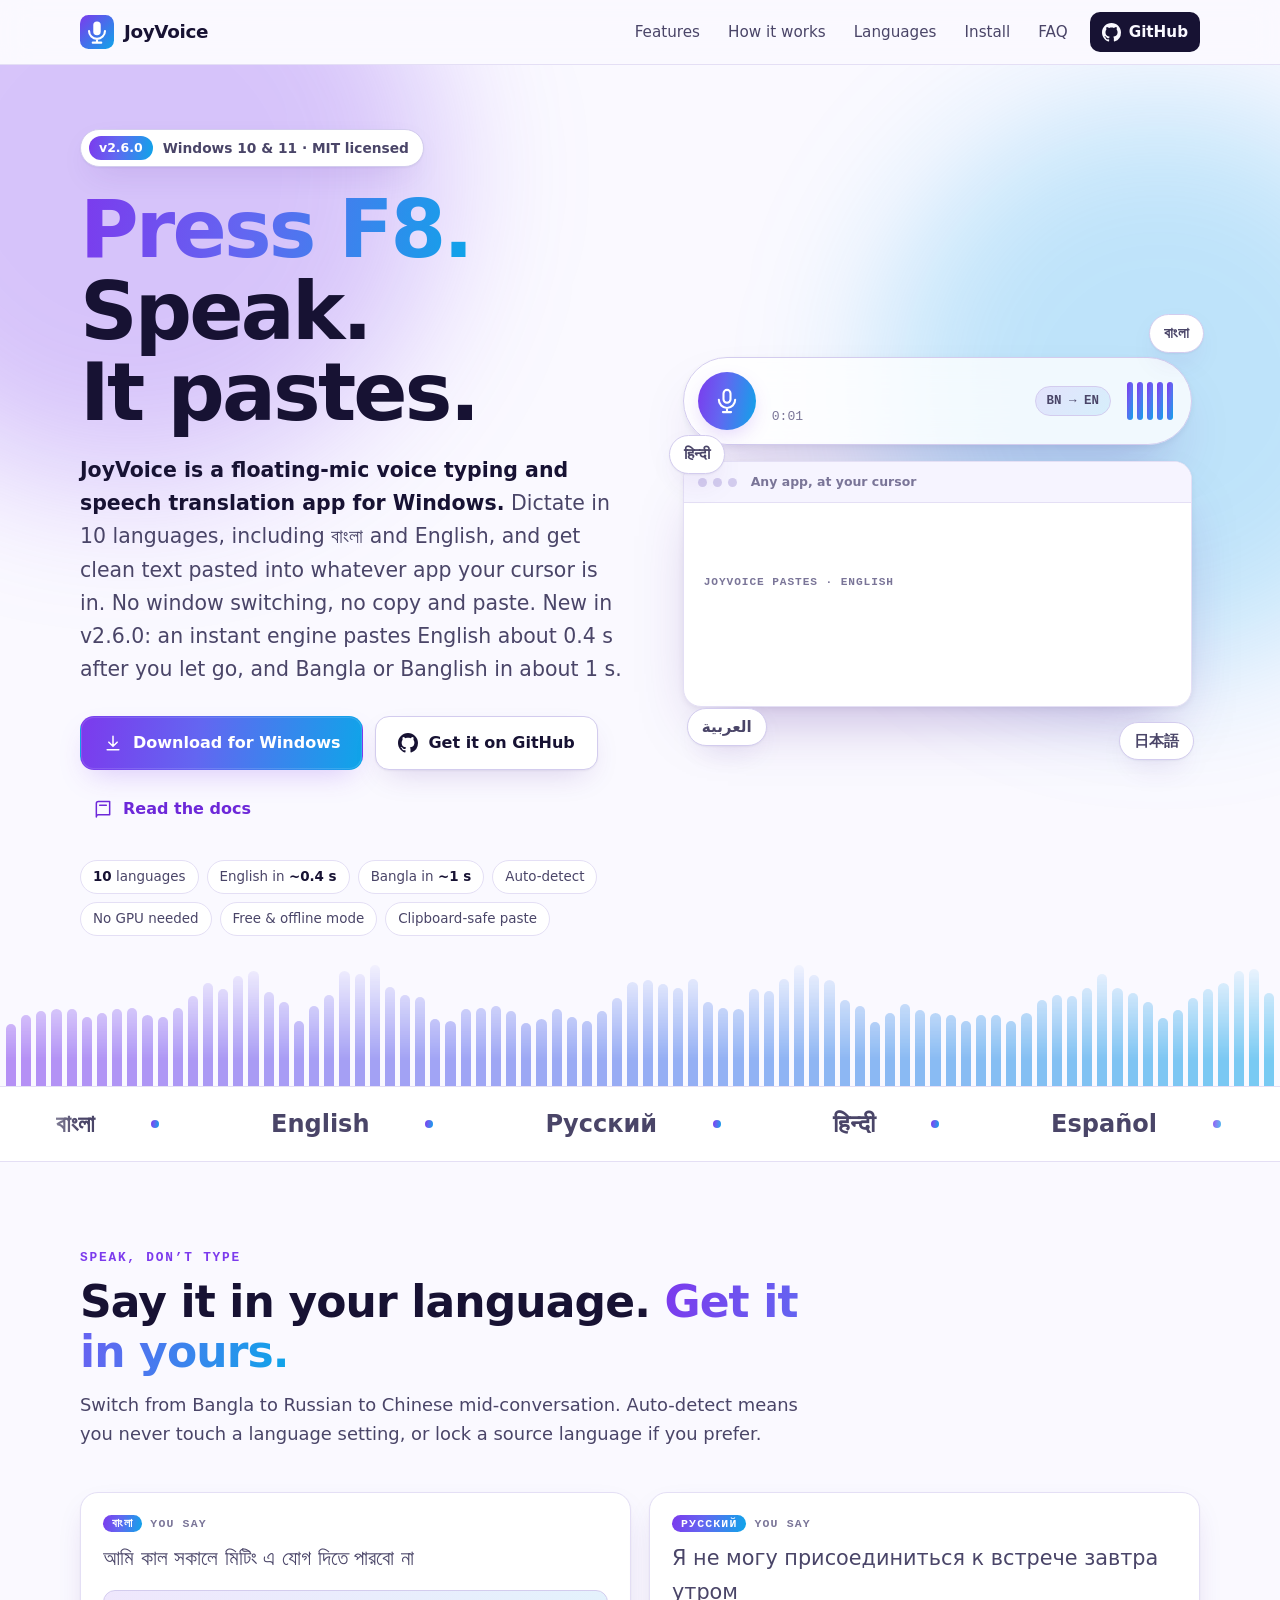
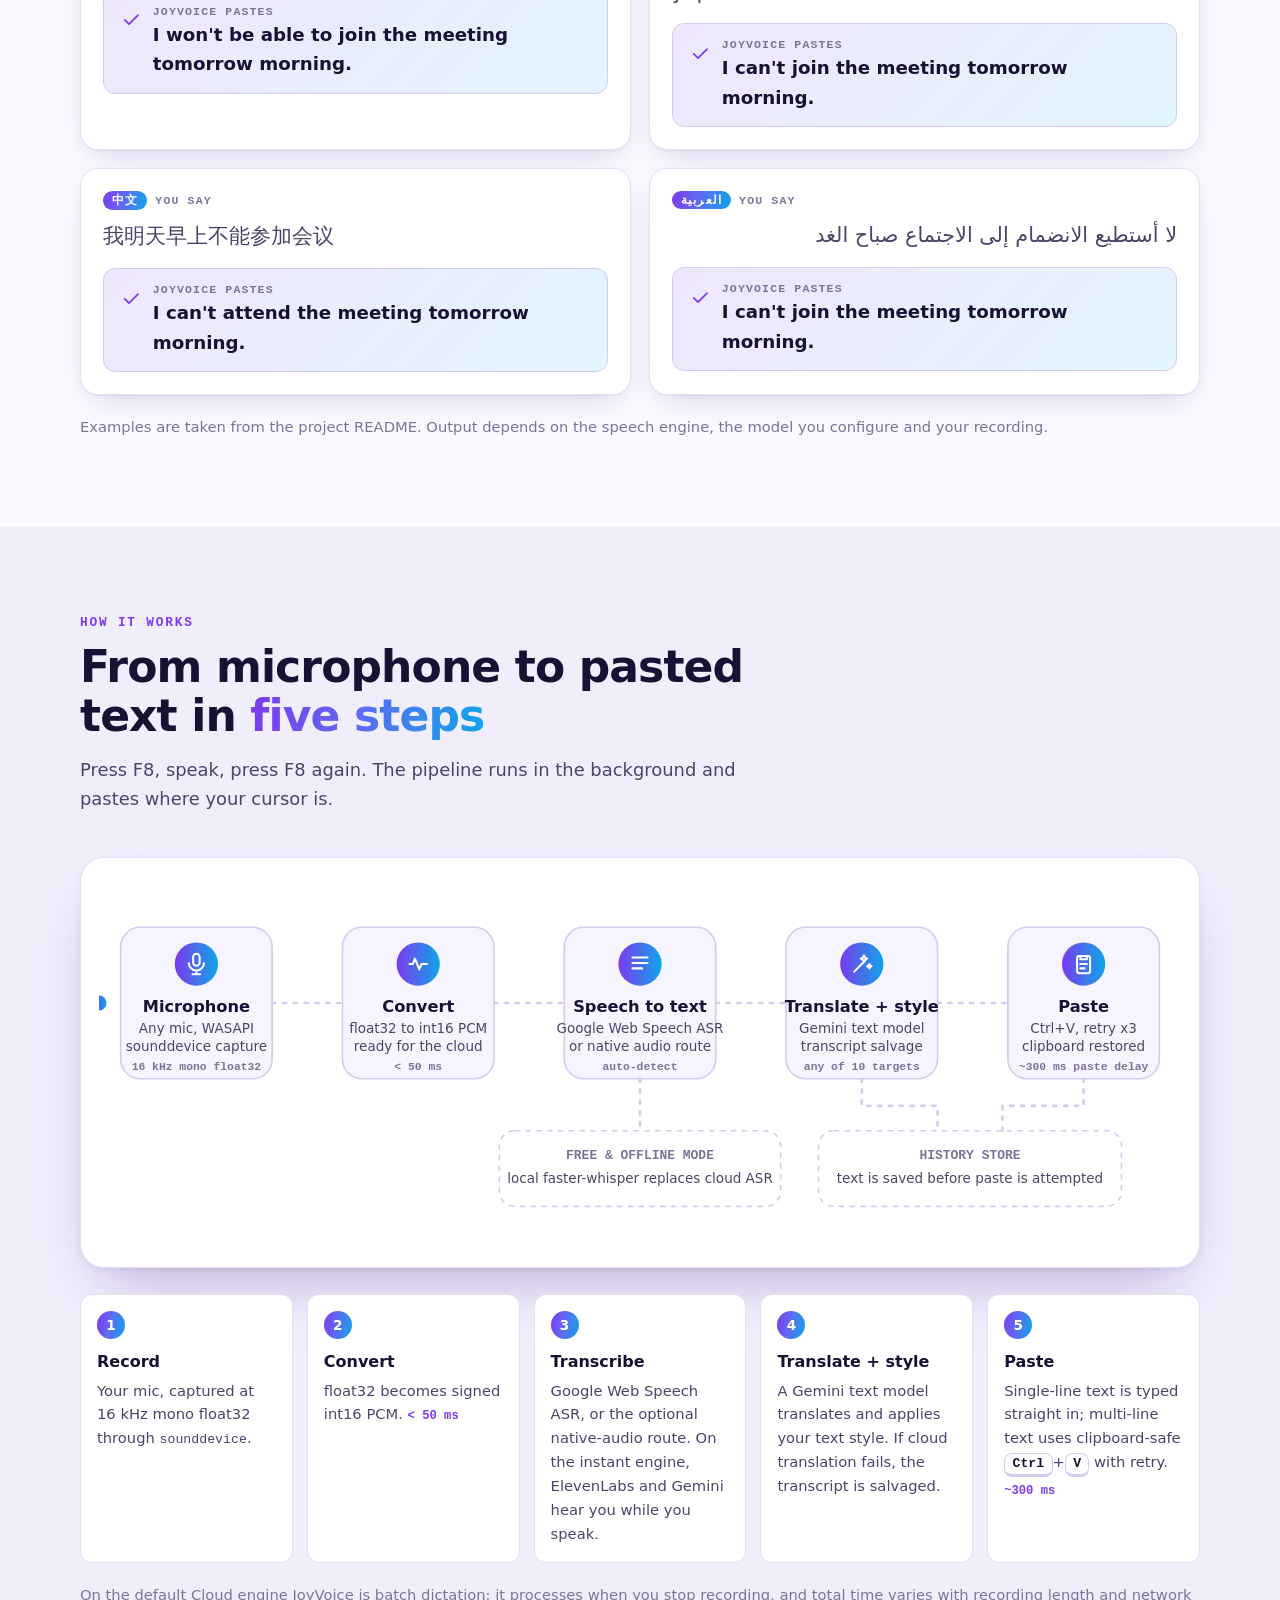
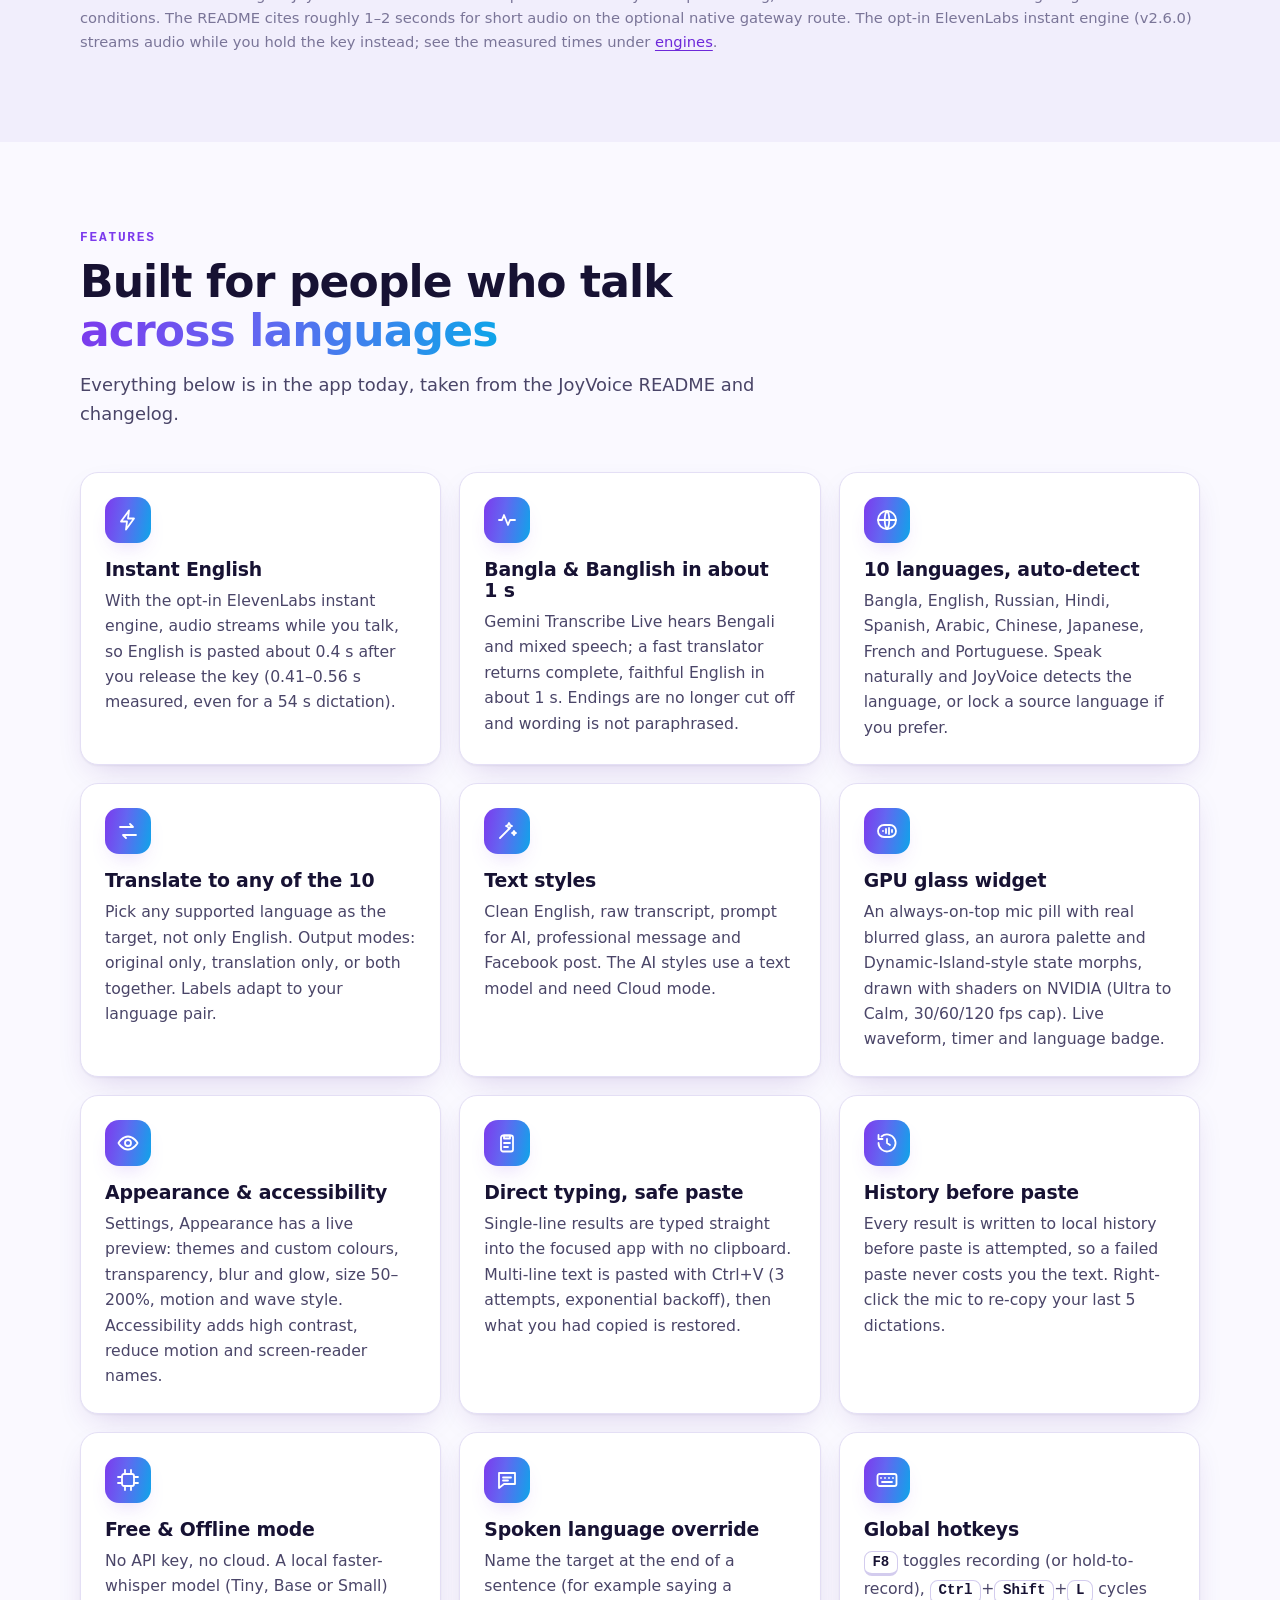
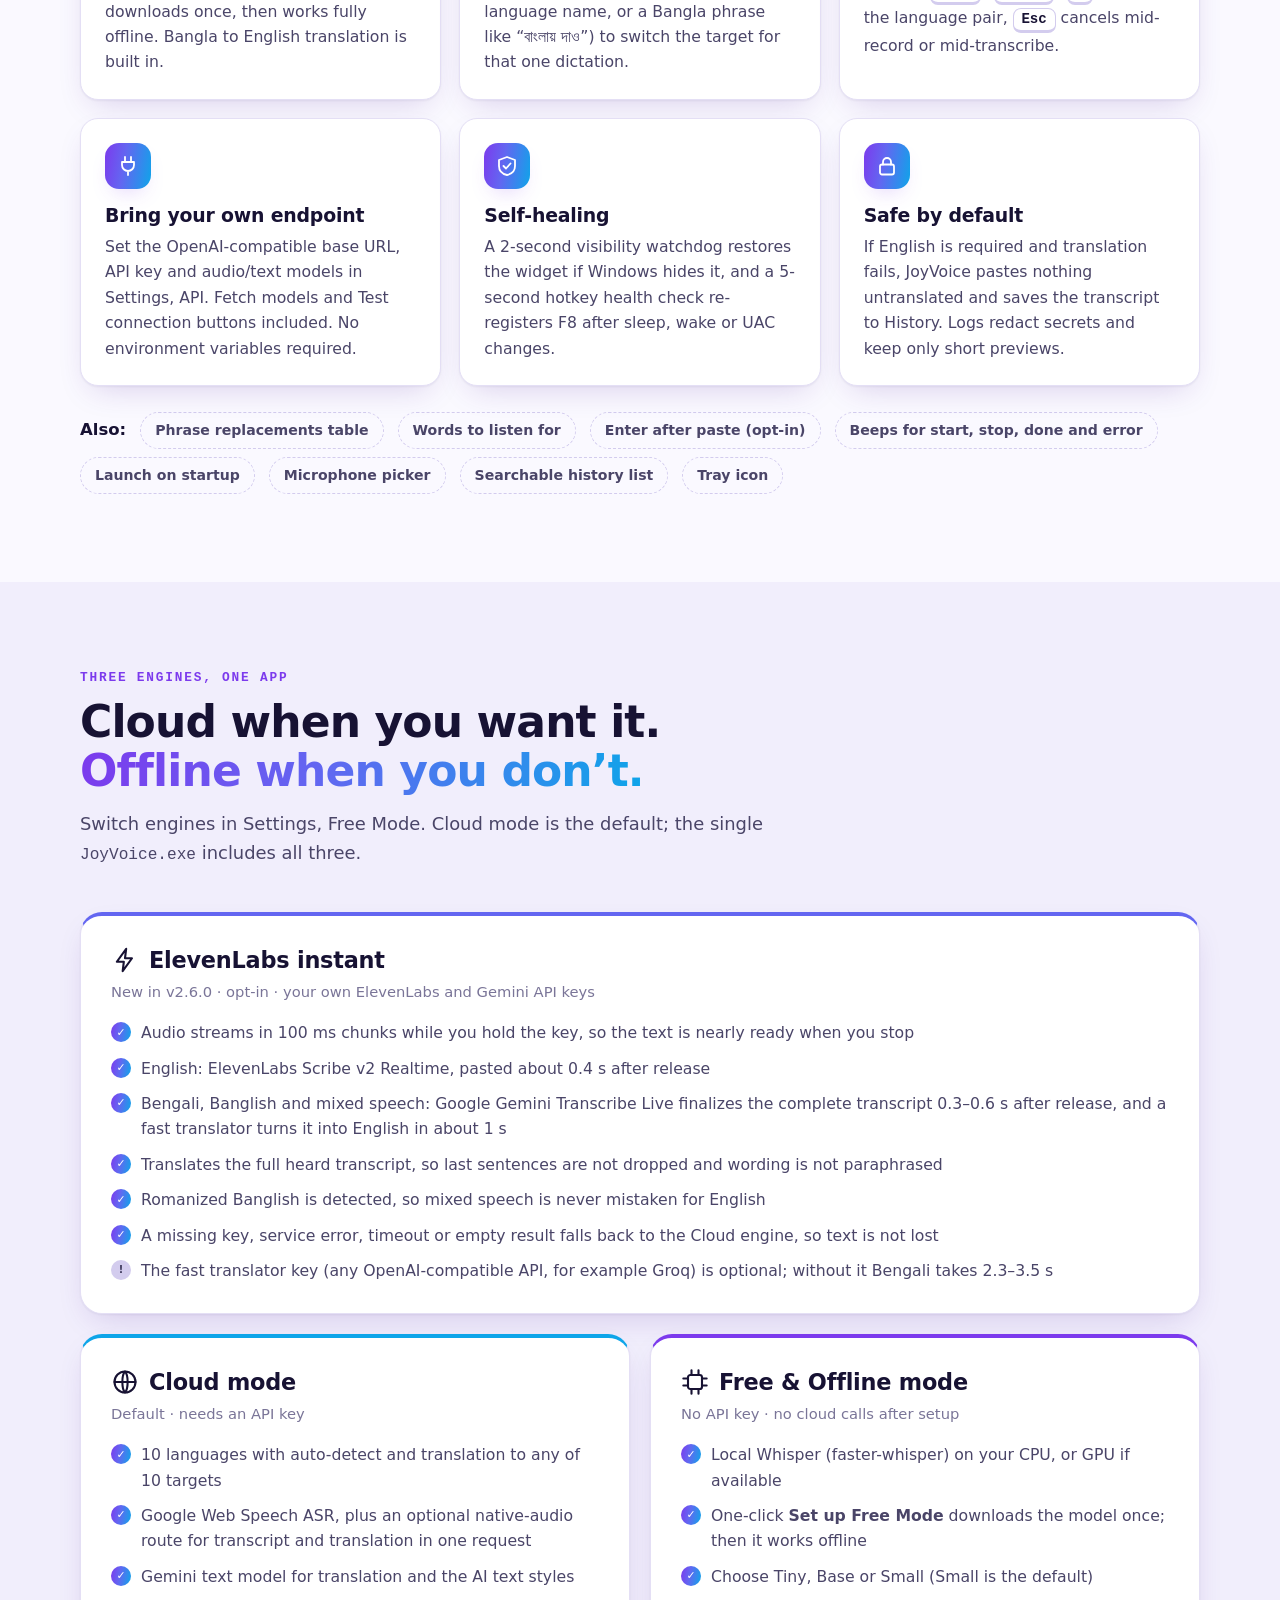
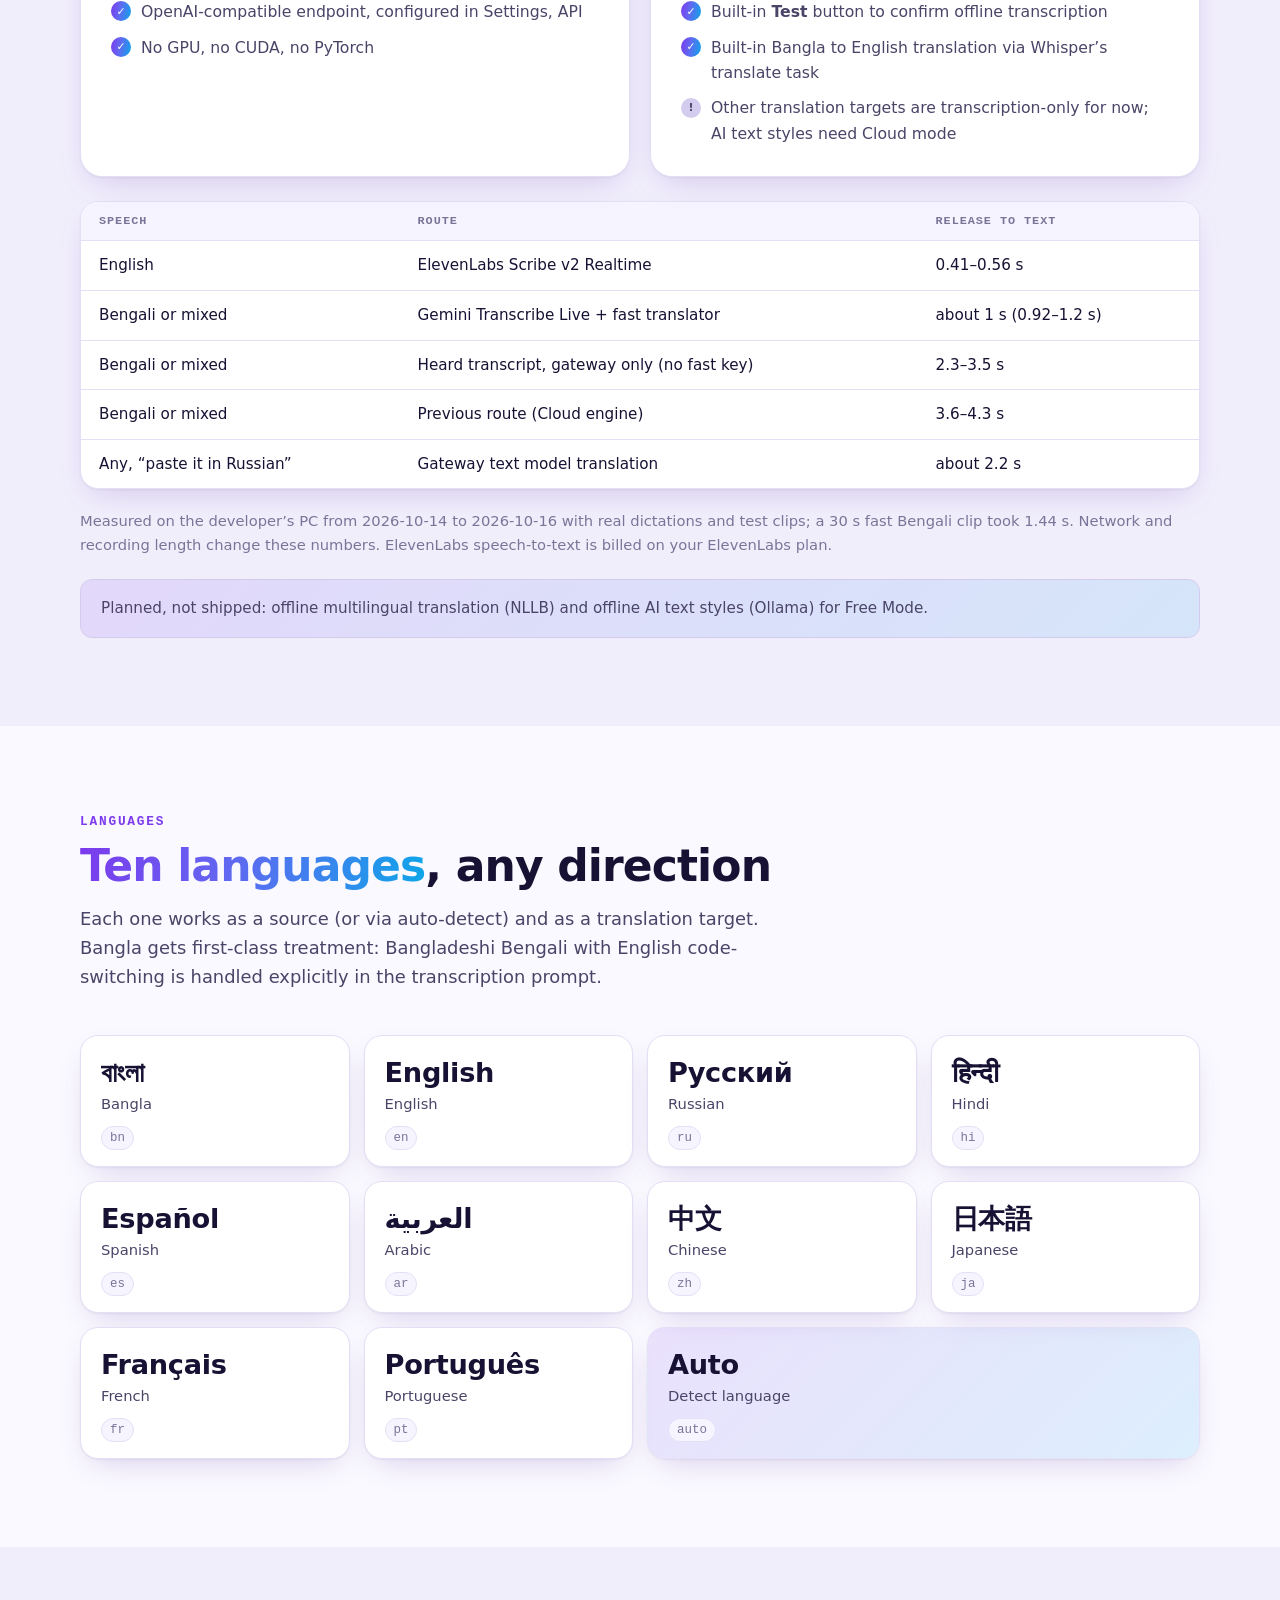
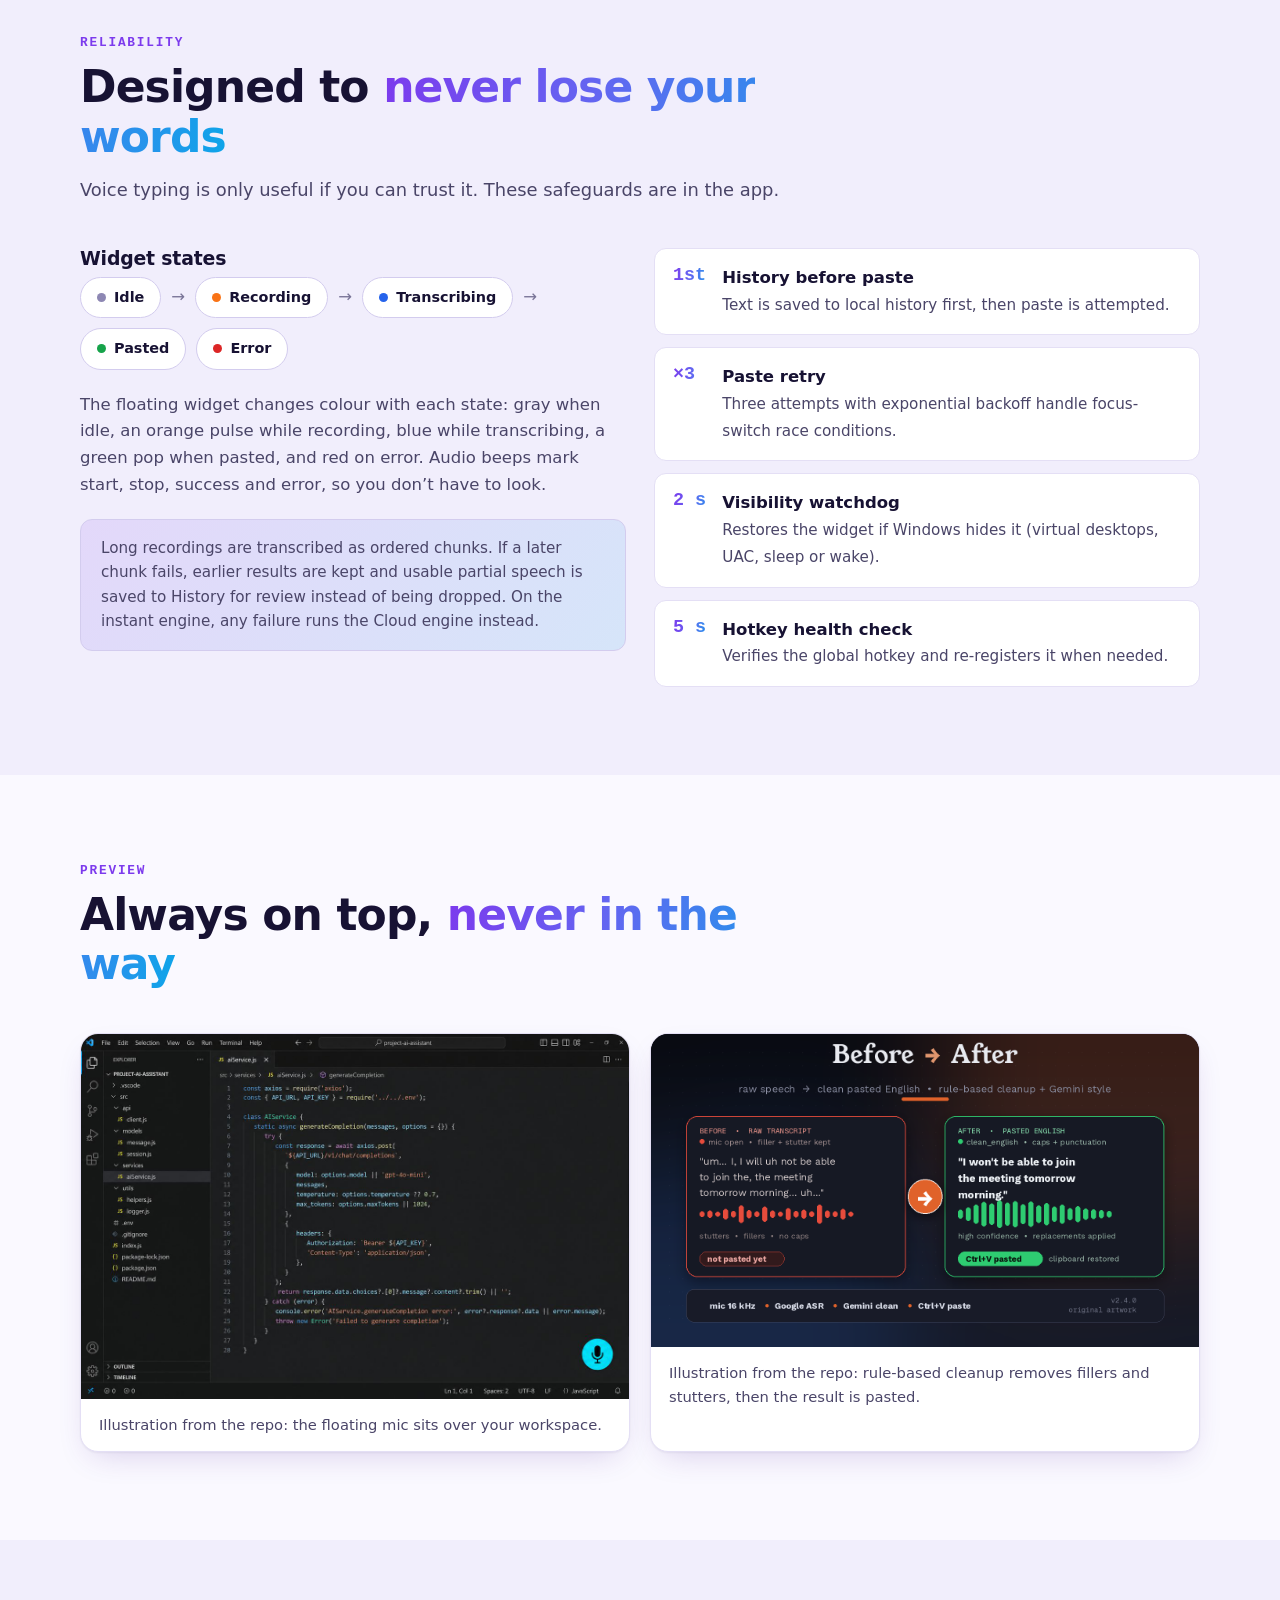
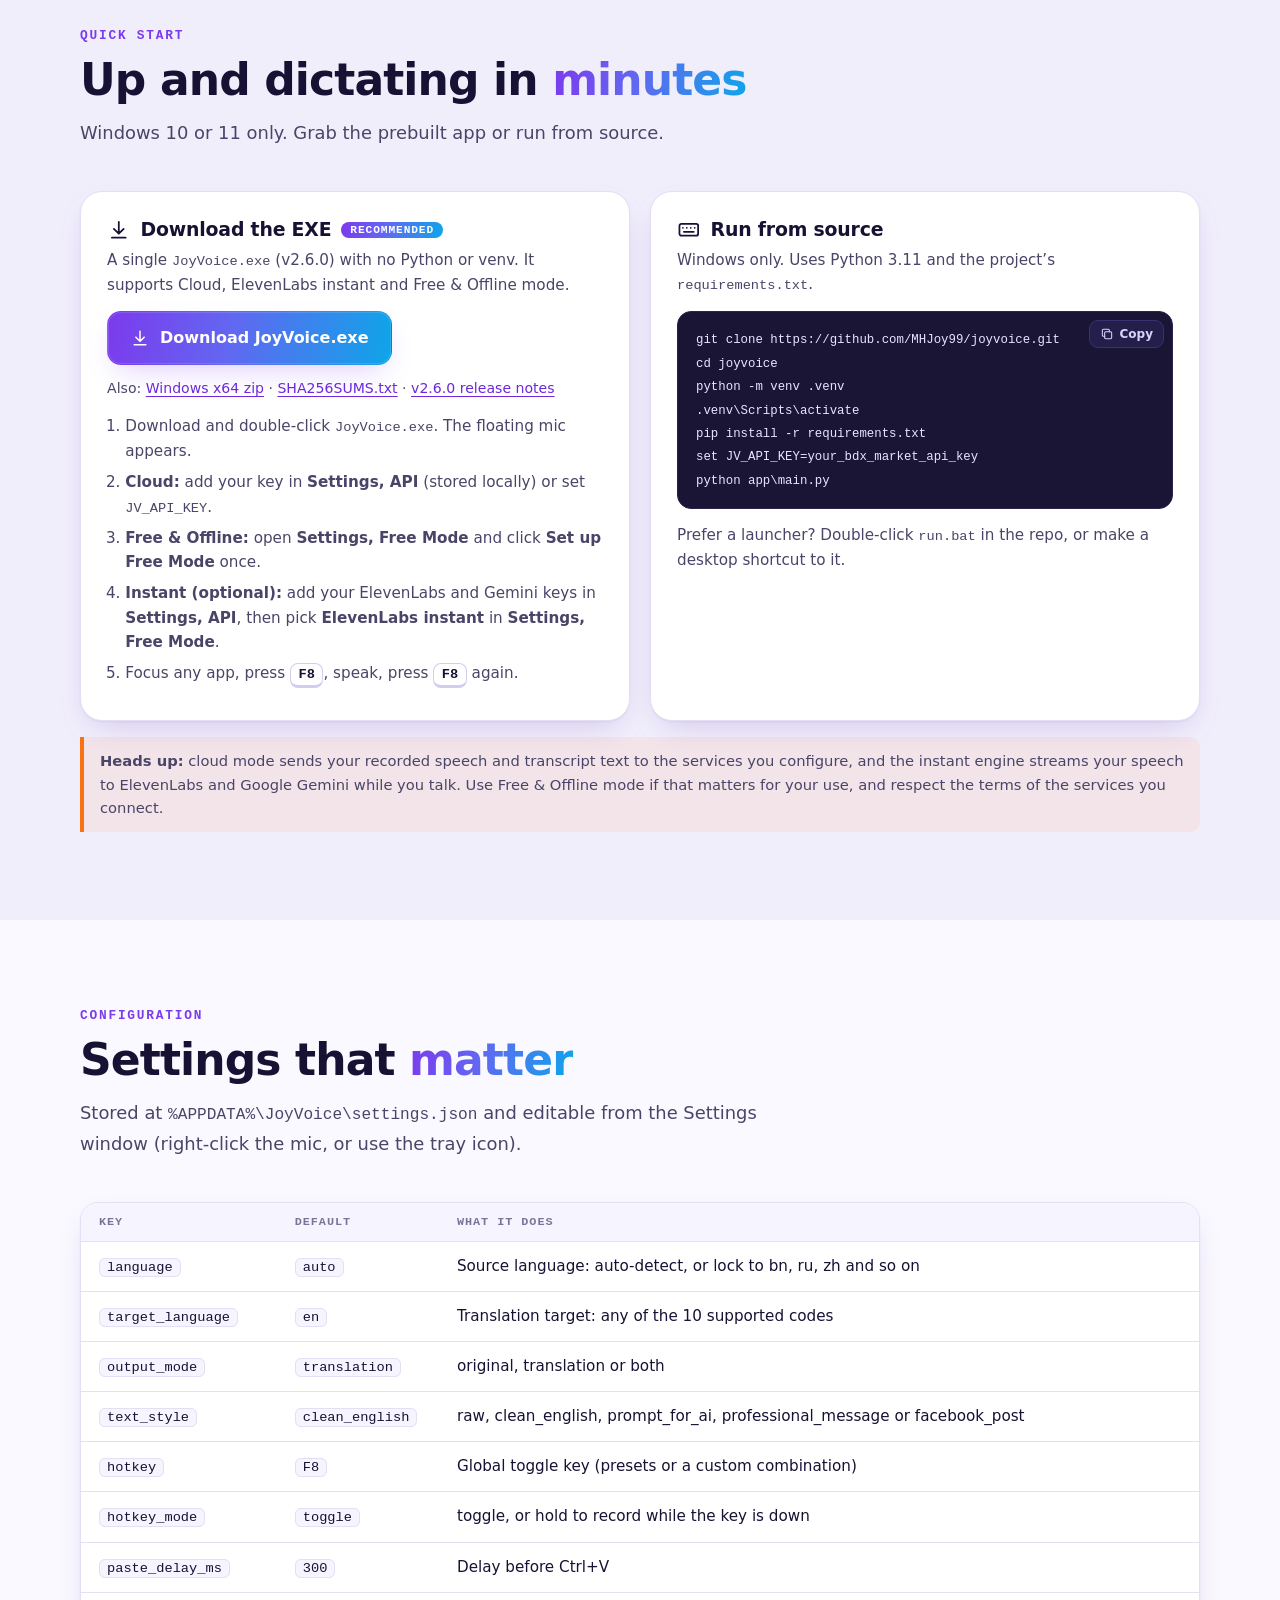
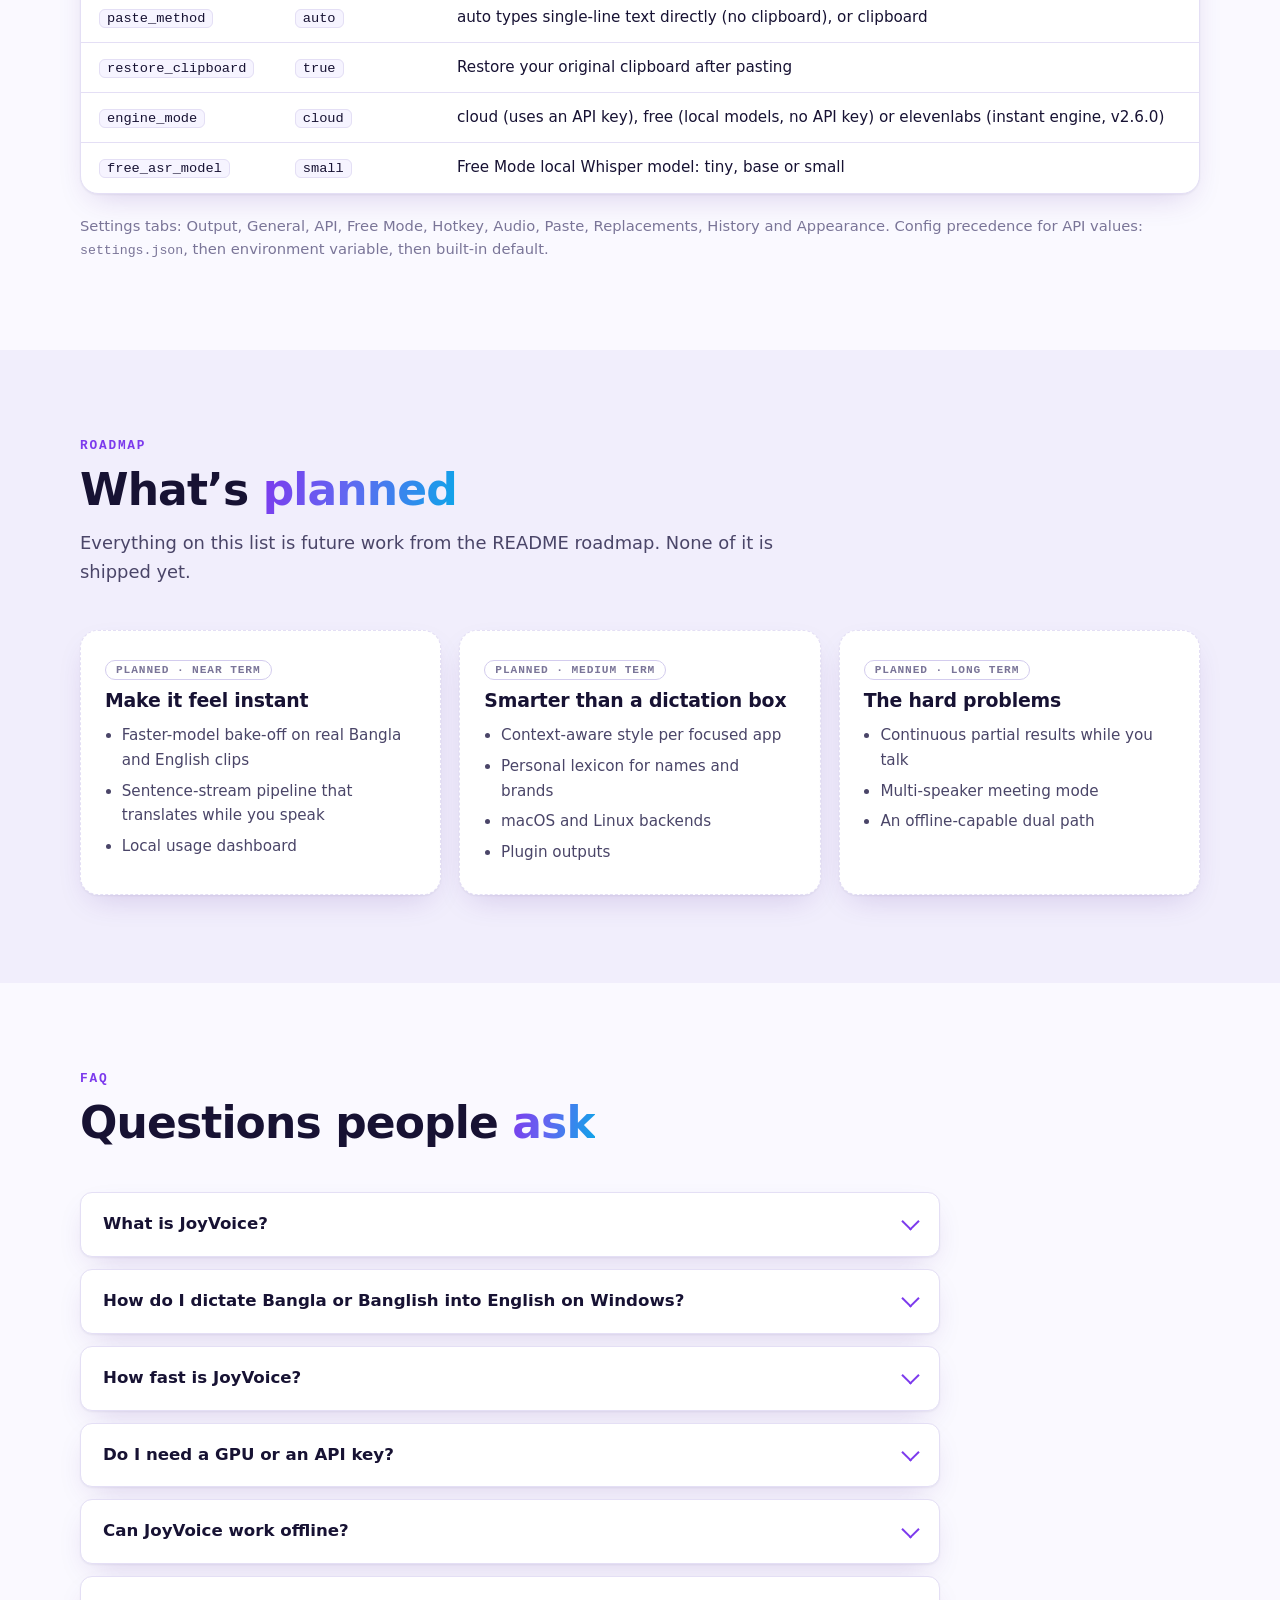
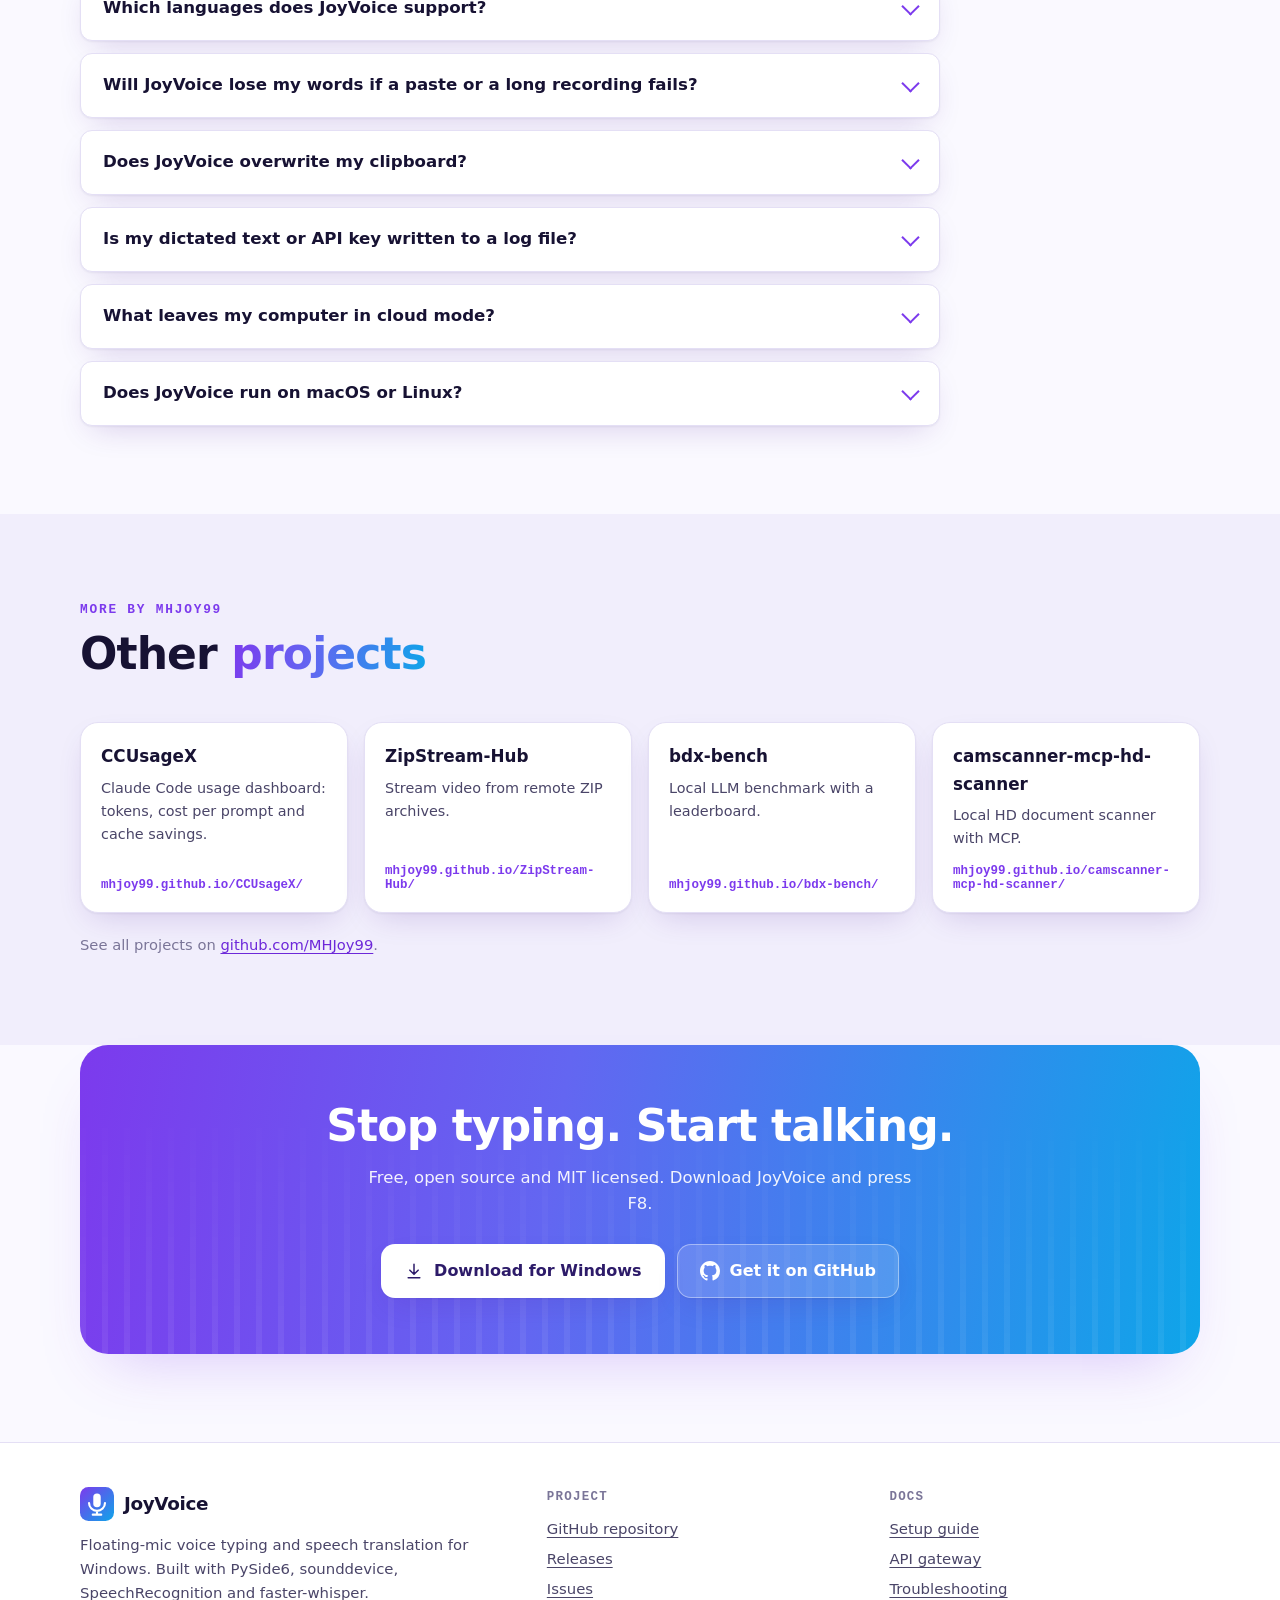
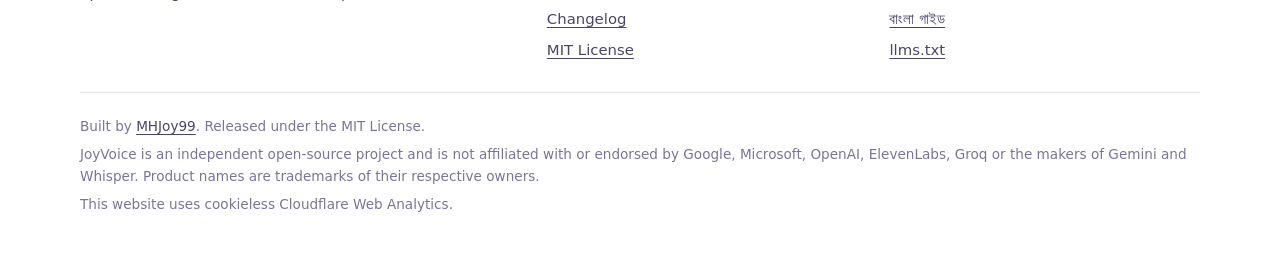
<file: index.html>
<!doctype html>
<html lang="en">
<head>
<meta charset="utf-8">
<title>JoyVoice: Windows Voice Typing &amp; Speech Translation</title>
<meta name="description" content="Free open-source Windows voice typing: press F8, speak Bangla, English or 8 more languages, get clean translated text pasted into any app.">
<link rel="canonical" href="https://mhjoy99.github.io/joyvoice/">
<meta name="robots" content="index, follow, max-image-preview:large, max-snippet:-1">
<meta name="author" content="MHJoy99">
<meta name="keywords" content="Windows voice typing, Bangla voice typing, speech to text Windows, voice dictation translation, Banglish to English, offline Whisper dictation, floating mic">
<meta name="viewport" content="width=device-width, initial-scale=1">
<meta name="theme-color" content="#faf9ff" media="(prefers-color-scheme: light)">
<meta name="theme-color" content="#0b0919" media="(prefers-color-scheme: dark)">
<link rel="icon" type="image/svg+xml" href="favicon.svg">
<link rel="stylesheet" href="site.css">
<meta property="og:type" content="website">
<meta property="og:site_name" content="JoyVoice">
<meta property="og:title" content="JoyVoice: Windows Voice Typing &amp; Speech Translation">
<meta property="og:description" content="Free open-source Windows voice typing: press F8, speak Bangla, English or 8 more languages, get clean translated text pasted into any app.">
<meta property="og:url" content="https://mhjoy99.github.io/joyvoice/">
<meta property="og:image" content="https://mhjoy99.github.io/joyvoice/og-image.png">
<meta property="og:image:width" content="1200">
<meta property="og:image:height" content="630">
<meta property="og:image:alt" content="JoyVoice floating microphone widget turning spoken Bangla into pasted English">
<meta property="og:locale" content="en_US">
<meta name="twitter:card" content="summary_large_image">
<meta name="twitter:title" content="JoyVoice: Windows Voice Typing &amp; Speech Translation">
<meta name="twitter:description" content="Free open-source Windows voice typing: press F8, speak Bangla, English or 8 more languages, get clean translated text pasted into any app.">
<meta name="twitter:image" content="https://mhjoy99.github.io/joyvoice/og-image.png">
<meta name="twitter:image:alt" content="JoyVoice floating microphone widget turning spoken Bangla into pasted English">
<script type="application/ld+json">
{
 "@context": "https://schema.org",
 "@type": "SoftwareApplication",
 "@id": "https://mhjoy99.github.io/joyvoice/#app",
 "name": "JoyVoice",
 "url": "https://mhjoy99.github.io/joyvoice/",
 "description": "Open-source floating-microphone voice typing and speech translation for Windows. Press F8, speak in one of 10 languages including Bangla, and clean text is pasted into any app. Three engines: Cloud (default), the opt-in ElevenLabs instant engine (English about 0.4 s and Bengali or mixed Bengali-English about 1 s after you release the hotkey), and Free & Offline mode with local Whisper.",
 "applicationCategory": "UtilitiesApplication",
 "applicationSubCategory": "Voice typing and speech translation",
 "operatingSystem": "Windows 10, Windows 11",
 "softwareVersion": "2.6.0",
 "dateModified": "2026-10-16",
 "releaseNotes": "https://github.com/MHJoy99/joyvoice/releases/tag/v2.6.0",
 "softwareRequirements": "Windows 10 or 11 (64-bit); Python 3.11 only when running from source; API key for an OpenAI-compatible endpoint in cloud mode (not needed in Free & Offline mode); your own ElevenLabs API key and Gemini API key for the opt-in ElevenLabs instant engine",
 "offers": {
  "@type": "Offer",
  "price": "0",
  "priceCurrency": "USD"
 },
 "license": "https://opensource.org/licenses/MIT",
 "isAccessibleForFree": true,
 "codeRepository": "https://github.com/MHJoy99/joyvoice",
 "downloadUrl": "https://github.com/MHJoy99/joyvoice/releases/download/v2.6.0/JoyVoice.exe",
 "installUrl": "https://github.com/MHJoy99/joyvoice#installation--setup-options",
 "image": "https://mhjoy99.github.io/joyvoice/og-image.png",
 "screenshot": "https://mhjoy99.github.io/joyvoice/img/desktop-mockup.jpg",
 "inLanguage": [
  "bn",
  "en",
  "ru",
  "hi",
  "es",
  "ar",
  "zh",
  "ja",
  "fr",
  "pt"
 ],
 "featureList": [
  "Voice dictation in 10 languages with auto-detect",
  "Speech translation into any of the 10 supported languages",
  "ElevenLabs instant engine (opt-in): English pasted about 0.4 s after hotkey release via ElevenLabs Scribe v2 Realtime",
  "Bangla, Banglish and mixed Bengali-English pasted as complete, faithful English in about 1 s via Gemini Transcribe Live plus a fast translator",
  "GPU-animated glass widget (shaders on NVIDIA) with live waveform",
  "Settings, Appearance tab: themes, transparency, size 50-200%, live preview",
  "Accessibility: high contrast, reduce motion, screen-reader names",
  "Direct typing of single-line text; clipboard-safe paste with retry for multi-line text",
  "History saved before paste",
  "Free & Offline mode with local Whisper (faster-whisper)",
  "Spoken one-shot target language override",
  "Global hotkeys: F8, Ctrl+Shift+L, Esc to cancel",
  "Configurable OpenAI-compatible API endpoint"
 ],
 "author": {
  "@type": "Person",
  "name": "MHJoy99",
  "url": "https://github.com/MHJoy99"
 }
}
</script>
<script type="application/ld+json">
{
 "@context": "https://schema.org",
 "@type": "FAQPage",
 "@id": "https://mhjoy99.github.io/joyvoice/#faq",
 "mainEntity": [
  {
   "@type": "Question",
   "name": "What is JoyVoice?",
   "acceptedAnswer": {
    "@type": "Answer",
    "text": "JoyVoice is a free, open-source (MIT) floating-microphone voice typing and speech translation app for Windows 10 and 11. You press F8, speak, press F8 again, and the cleaned, optionally translated text is pasted into whichever app has your cursor. It supports 10 languages: Bangla, English, Russian, Hindi, Spanish, Arabic, Chinese, Japanese, French and Portuguese."
   }
  },
  {
   "@type": "Question",
   "name": "How do I dictate Bangla or Banglish into English on Windows?",
   "acceptedAnswer": {
    "@type": "Answer",
    "text": "Press F8 and speak naturally in Bengali or mixed Bengali and English. With the default auto-detect source and English target, JoyVoice detects the language, translates, and pastes clean English into the app under your cursor. On the opt-in ElevenLabs instant engine (v2.6.0), Google Gemini Transcribe Live hears Bengali and Banglish while you speak and finalizes the complete transcript when you release the key, then a fast translator turns it into English, so the text arrives in about 1 s with complete endings and faithful wording. Romanized Banglish is detected, so mixed speech is not pasted as-is. On the Cloud engine the transcription prompt explicitly handles Bangladeshi Bengali with English code-switching, so you do not switch languages manually."
   }
  },
  {
   "@type": "Question",
   "name": "How fast is JoyVoice?",
   "acceptedAnswer": {
    "@type": "Answer",
    "text": "With the opt-in ElevenLabs instant engine (v2.6.0), audio streams while you hold the hotkey, so most of the work is done before you let go. On the developer's PC, English was pasted 0.41-0.56 s after release (about 0.4 s), including a 54-second dictation. Bengali or mixed Bengali-English speech was pasted as complete English in about 1 s (0.92-1.2 s) with a fast translator key, or 2.3-3.5 s with the gateway text model alone, down from 3.6-4.3 s on the older Cloud route. Network and recording length change these numbers."
   }
  },
  {
   "@type": "Question",
   "name": "Do I need a GPU or an API key?",
   "acceptedAnswer": {
    "@type": "Answer",
    "text": "You do not need a GPU. Cloud mode uses cloud services for speech and translation and needs no CUDA or PyTorch. It does need an API key for an OpenAI-compatible endpoint, entered in Settings, API, or set as the JV_API_KEY environment variable. The opt-in ElevenLabs instant engine needs your own ElevenLabs API key and a Gemini API key from Google AI Studio, also entered in Settings, API; an OpenAI-compatible fast translator key (for example Groq) is optional and brings Bengali to about 1 s. Free and Offline mode needs no API key at all."
   }
  },
  {
   "@type": "Question",
   "name": "Can JoyVoice work offline?",
   "acceptedAnswer": {
    "@type": "Answer",
    "text": "Yes, in Free and Offline mode. Click Set up Free Mode in Settings, Free Mode once to download a local Whisper model (Tiny, Base or Small; Small is the default) into %LOCALAPPDATA%\\JoyVoice\\models. After that it runs without internet. Bangla to English translation is built in offline through Whisper’s translate task. Other translation targets are transcription-only in Free Mode for now, and the AI text styles need Cloud mode."
   }
  },
  {
   "@type": "Question",
   "name": "Which languages does JoyVoice support?",
   "acceptedAnswer": {
    "@type": "Answer",
    "text": "Ten: Bangla, English, Russian, Hindi, Spanish, Arabic, Chinese, Japanese, French and Portuguese. Any of the 10 can be the spoken source (or use auto-detect) and any of the 10 can be the translation target. Press Ctrl+Shift+L to switch language pair without opening Settings."
   }
  },
  {
   "@type": "Question",
   "name": "Will JoyVoice lose my words if a paste or a long recording fails?",
   "acceptedAnswer": {
    "@type": "Answer",
    "text": "It is designed not to. Text is saved to the local history before JoyVoice tries to paste, so it survives a failed paste. For long recordings, if one chunk fails after earlier chunks succeeded, the translated chunks so far are kept instead of dropping the whole dictation, and usable partial speech is preserved in history for review."
   }
  },
  {
   "@type": "Question",
   "name": "Does JoyVoice overwrite my clipboard?",
   "acceptedAnswer": {
    "@type": "Answer",
    "text": "No. Since v2.6.0, single-line results are typed straight into the focused app with no clipboard at all. Multi-line text uses the clipboard: JoyVoice saves your current clipboard, pastes the result with Ctrl+V (up to 3 attempts with exponential backoff), and then restores your original clipboard. Restoring is on by default through the restore_clipboard setting."
   }
  },
  {
   "@type": "Question",
   "name": "Is my dictated text or API key written to a log file?",
   "acceptedAnswer": {
    "@type": "Answer",
    "text": "Not in the clear. Crash reports store only the exception type, the message length and redacted stack frames. Log lines scrub keys (including ElevenLabs and Groq keys) and bearer tokens to [REDACTED], show transcripts only as 80-character previews, and never log raw audio bytes. Your API key lives only in local settings or in the JV_API_KEY environment variable."
   }
  },
  {
   "@type": "Question",
   "name": "What leaves my computer in cloud mode?",
   "acceptedAnswer": {
    "@type": "Answer",
    "text": "In cloud mode the recorded speech is sent for transcription, to the Google Web Speech service or to the optional native-audio route of your configured gateway, and the transcript text is sent to the configured text model for translation and styling. The default gateway is https://gpt.bdx.market/v1 and you can point JoyVoice at any OpenAI-compatible base URL in Settings, API. On the opt-in ElevenLabs instant engine, microphone audio streams to ElevenLabs and Google Gemini while you hold the key, and the transcript goes to the fast translator and the text model you configure. Free and Offline mode makes no cloud calls after the one-time model download."
   }
  },
  {
   "@type": "Question",
   "name": "Does JoyVoice run on macOS or Linux?",
   "acceptedAnswer": {
    "@type": "Answer",
    "text": "Not today. JoyVoice is Windows-only because global hotkeys, clipboard automation and audio capture are tied to Win32 APIs. macOS and Linux hotkey and paste backends are on the roadmap as planned work, not shipped."
   }
  }
 ]
}
</script>
<script type="application/ld+json">
{
 "@context": "https://schema.org",
 "@type": "BreadcrumbList",
 "itemListElement": [
  {
   "@type": "ListItem",
   "position": 1,
   "name": "MHJoy99",
   "item": "https://github.com/MHJoy99"
  },
  {
   "@type": "ListItem",
   "position": 2,
   "name": "JoyVoice",
   "item": "https://mhjoy99.github.io/joyvoice/"
  }
 ]
}
</script>
<script>document.documentElement.className+=' js'</script>
</head>
<body>
<svg width="0" height="0" style="position:absolute" aria-hidden="true" focusable="false"><defs><symbol id="i-mic" viewBox="0 0 24 24"><rect x="9" y="2.5" width="6" height="11" rx="3"/><path d="M5 11a7 7 0 0 0 14 0M12 18v3.5M8.5 21.5h7"/></symbol><symbol id="i-globe" viewBox="0 0 24 24"><circle cx="12" cy="12" r="9"/><path d="M3 12h18M12 3c3 3 3 15 0 18M12 3c-3 3-3 15 0 18"/></symbol><symbol id="i-swap" viewBox="0 0 24 24"><path d="M4 8h13l-3-3M20 16H7l3 3"/></symbol><symbol id="i-wand" viewBox="0 0 24 24"><path d="M5 19L15 9M14 4l1 2 2 1-2 1-1 2-1-2-2-1 2-1zM19 12l.7 1.3L21 14l-1.3.7L19 16l-.7-1.3L17 14l1.3-.7z"/></symbol><symbol id="i-glass" viewBox="0 0 24 24"><rect x="3" y="6" width="18" height="12" rx="6"/><path d="M8 12h.01M11 10v4M14 9v6M17 11v2"/></symbol><symbol id="i-clip" viewBox="0 0 24 24"><rect x="6" y="4.5" width="12" height="16" rx="2"/><path d="M9 4.5h6v3H9zM9 12h6M9 16h4"/></symbol><symbol id="i-hist" viewBox="0 0 24 24"><path d="M3.5 12a8.5 8.5 0 1 0 3-6.5M3.5 4v4h4M12 8v4l3 2"/></symbol><symbol id="i-chip" viewBox="0 0 24 24"><rect x="6" y="6" width="12" height="12" rx="2"/><path d="M9 2v4M15 2v4M9 18v4M15 18v4M2 9h4M2 15h4M18 9h4M18 15h4"/></symbol><symbol id="i-chat" viewBox="0 0 24 24"><path d="M4 5h16v11H9l-5 4z"/><path d="M8 9.5h8M8 12.5h5"/></symbol><symbol id="i-kbd" viewBox="0 0 24 24"><rect x="2.5" y="6" width="19" height="12" rx="2"/><path d="M6 10h.01M10 10h.01M14 10h.01M18 10h.01M7 14h10"/></symbol><symbol id="i-plug" viewBox="0 0 24 24"><path d="M9 3v5M15 3v5M6 8h12v3a6 6 0 0 1-12 0zM12 17v4"/></symbol><symbol id="i-shield" viewBox="0 0 24 24"><path d="M12 3l8 3v6c0 5-3.5 8-8 9-4.5-1-8-4-8-9V6z"/><path d="M8.5 12l2.5 2.5 4.5-5"/></symbol><symbol id="i-lock" viewBox="0 0 24 24"><rect x="5" y="10.5" width="14" height="10" rx="2"/><path d="M8 10.5V8a4 4 0 0 1 8 0v2.5"/></symbol><symbol id="i-dl" viewBox="0 0 24 24"><path d="M12 4v11M7 11l5 5 5-5M5 20h14"/></symbol><symbol id="i-copy" viewBox="0 0 24 24"><rect x="8" y="8" width="12" height="12" rx="2"/><path d="M16 8V6a2 2 0 0 0-2-2H6a2 2 0 0 0-2 2v8a2 2 0 0 0 2 2h2"/></symbol><symbol id="i-book" viewBox="0 0 24 24"><path d="M4 5.5A2.5 2.5 0 0 1 6.5 3H20v16H6.5A2.5 2.5 0 0 0 4 21.5zM4 5.5v16M8 7.5h8"/></symbol><symbol id="i-arrow" viewBox="0 0 24 24"><path d="M5 12h14M13 6l6 6-6 6"/></symbol><symbol id="i-check" viewBox="0 0 24 24"><path d="M5 12.5l4.5 4.5L19 7.5"/></symbol><symbol id="i-txt" viewBox="0 0 24 24"><path d="M5 6h14M5 11h14M5 16h9"/></symbol><symbol id="i-conv" viewBox="0 0 24 24"><path d="M4 12h3l2-5 4 10 2-5h5"/></symbol><symbol id="i-bolt" viewBox="0 0 24 24"><path d="M13 2.5L5 13.5h6l-1 8 8-11h-6z"/></symbol><symbol id="i-eye" viewBox="0 0 24 24"><path d="M2.5 12S6 5.5 12 5.5 21.5 12 21.5 12 18 18.5 12 18.5 2.5 12 2.5 12z"/><circle cx="12" cy="12" r="3"/></symbol><symbol id="i-gh" viewBox="0 0 16 16"><path fill="currentColor" d="M8 0C3.58 0 0 3.58 0 8c0 3.54 2.29 6.53 5.47 7.59.4.07.55-.17.55-.38 0-.19-.01-.82-.01-1.49-2.01.37-2.53-.49-2.69-.94-.09-.23-.48-.94-.82-1.13-.28-.15-.68-.52-.01-.53.63-.01 1.08.58 1.23.82.72 1.21 1.87.87 2.33.66.07-.52.28-.87.51-1.07-1.78-.2-3.64-.89-3.64-3.95 0-.87.31-1.59.82-2.15-.08-.2-.36-1.02.08-2.12 0 0 .67-.21 2.2.82.64-.18 1.32-.27 2-.27.68 0 1.36.09 2 .27 1.53-1.04 2.2-.82 2.2-.82.44 1.1.16 1.92.08 2.12.51.56.82 1.27.82 2.15 0 3.07-1.87 3.75-3.65 3.95.29.25.54.73.54 1.48 0 1.07-.01 1.93-.01 2.2 0 .21.15.46.55.38A8.013 8.013 0 0016 8c0-4.42-3.58-8-8-8z"/></symbol></defs></svg>
<a class="skip" href="#main">Skip to content</a>
<header class="hdr"><div class="wrap">
  <a class="brand" href="./" aria-label="JoyVoice home"><svg viewBox="0 0 64 64" aria-hidden="true"><defs><linearGradient id="lg" x1="0" y1="0" x2="1" y2="1"><stop stop-color="#7c3aed"/><stop offset="1" stop-color="#0ea5e9"/></linearGradient></defs><rect width="64" height="64" rx="16" fill="url(#lg)"/><rect x="25" y="12" width="14" height="26" rx="7" fill="#fff"/><path d="M17 30a15 15 0 0 0 30 0M32 45v7M24 52h16" stroke="#fff" stroke-width="4" stroke-linecap="round" fill="none"/></svg><span>JoyVoice</span></a>
  <nav class="nav" aria-label="Primary">
    <a href="#features">Features</a><a href="#how">How it works</a><a href="#languages">Languages</a><a class="keep" href="#install">Install</a><a href="#faq">FAQ</a>
    <a class="gh" href="https://github.com/MHJoy99/joyvoice"><svg class="ico fill" viewBox="0 0 16 16" aria-hidden="true"><use href="#i-gh"/></svg><span>GitHub</span></a>
  </nav>
</div></header>

<main id="main">
<section class="hero" aria-labelledby="h1">
  <div class="wrap hero-grid">
    <div>
      <span class="eyebrow"><b>v2.6.0</b> Windows 10 &amp; 11 &middot; MIT licensed</span>
      <h1 id="h1"><span class="grad">Press F8.</span> Speak. It&nbsp;pastes.</h1>
      <p class="lede"><strong>JoyVoice is a floating-mic voice typing and speech translation app for Windows.</strong> Dictate in 10 languages, including <span class="bn">বাংলা</span> and English, and get clean text pasted into whatever app your cursor is in. No window switching, no copy and paste. New in v2.6.0: an instant engine pastes English about 0.4&nbsp;s after you let go, and Bangla or Banglish in about 1&nbsp;s.</p>
      <div class="cta">
        <a class="btn primary" href="https://github.com/MHJoy99/joyvoice/releases/download/v2.6.0/JoyVoice.exe"><svg class="ico" viewBox="0 0 24 24" aria-hidden="true"><use href="#i-dl"/></svg>Download for Windows</a>
        <a class="btn" href="https://github.com/MHJoy99/joyvoice"><svg class="ico fill" viewBox="0 0 16 16" aria-hidden="true"><use href="#i-gh"/></svg>Get it on GitHub</a>
        <a class="btn link" href="https://github.com/MHJoy99/joyvoice#readme"><svg class="ico" viewBox="0 0 24 24" aria-hidden="true"><use href="#i-book"/></svg>Read the docs</a>
      </div>
      <ul class="chips" aria-label="Highlights"><li><b>10</b> languages</li><li>English in <b>~0.4&nbsp;s</b></li><li>Bangla in <b>~1&nbsp;s</b></li><li>Auto-detect</li><li>No GPU needed</li><li>Free &amp; offline mode</li><li>Clipboard-safe paste</li></ul>
    </div>
    <div class="stage" aria-label="Animated demo of JoyVoice recording, transcribing and pasting">
      <div class="halo" aria-hidden="true"><i></i><i></i><i></i></div>
      <span class="float f1 bn" aria-hidden="true">বাংলা</span><span class="float f2" aria-hidden="true">हिन्दी</span><span class="float f3" aria-hidden="true">日本語</span><span class="float f4" aria-hidden="true">العربية</span>
      <div class="pill" role="img" aria-label="JoyVoice floating widget: recording, then transcribing, then pasted">
        <div class="orb"><svg class="ico" viewBox="0 0 24 24" aria-hidden="true"><use href="#i-mic"/></svg></div>
        <div class="pill-mid">
          <div class="state"><span class="st-rec"><i></i>Recording</span><span class="st-trn"><i></i>Transcribing</span><span class="st-ok"><i></i>Pasted</span></div>
          <div class="timer"><ul><li>0:01</li><li>0:02</li><li>0:03</li><li>0:04</li></ul></div>
        </div>
        <span class="badge">BN &rarr; EN</span>
        <div class="bars5" aria-hidden="true"><i></i><i></i><i></i><i></i><i></i></div>
      </div>
      <div class="doc">
        <div class="doc-bar" aria-hidden="true"><i></i><i></i><i></i><span>Any app, at your cursor</span></div>
        <div class="doc-body">
          <p class="src" lang="bn"><small lang="en">You say &middot; Bangla</small>আমি কাল সকালে মিটিং এ যোগ দিতে পারবো না</p>
          <p class="dst"><small>JoyVoice pastes &middot; English</small><span class="l l1">I won&rsquo;t be able to join</span><span class="l l2">the meeting tomorrow morning.<i class="caret"></i></span></p>
          <p class="pasted"><svg class="ico" viewBox="0 0 24 24" aria-hidden="true"><use href="#i-check"/></svg>Pasted <span>clipboard restored</span></p>
        </div>
      </div>
    </div>
  </div>
  <div class="ribbon" aria-hidden="true"><i style="--h:47;--c:rgb(124,58,237);--d:2.19s;--dl:-0.69s"></i><i style="--h:54;--c:rgb(123,59,237);--d:1.92s;--dl:-1.28s"></i><i style="--h:57;--c:rgb(121,61,237);--d:1.95s;--dl:-1.81s"></i><i style="--h:59;--c:rgb(120,62,237);--d:1.86s;--dl:-1.53s"></i><i style="--h:59;--c:rgb(119,63,237);--d:1.24s;--dl:-0.90s"></i><i style="--h:53;--c:rgb(117,64,237);--d:1.88s;--dl:-0.13s"></i><i style="--h:56;--c:rgb(116,66,237);--d:1.56s;--dl:-2.21s"></i><i style="--h:59;--c:rgb(115,67,237);--d:1.07s;--dl:-1.23s"></i><i style="--h:60;--c:rgb(113,68,237);--d:1.86s;--dl:-1.55s"></i><i style="--h:54;--c:rgb(112,70,237);--d:2.18s;--dl:-2.18s"></i><i style="--h:53;--c:rgb(111,71,237);--d:1.37s;--dl:-2.01s"></i><i style="--h:60;--c:rgb(109,72,236);--d:1.11s;--dl:-0.71s"></i><i style="--h:69;--c:rgb(108,73,236);--d:1.31s;--dl:-2.25s"></i><i style="--h:79;--c:rgb(107,75,236);--d:1.92s;--dl:-2.11s"></i><i style="--h:74;--c:rgb(105,76,236);--d:1.28s;--dl:-1.35s"></i><i style="--h:84;--c:rgb(104,77,236);--d:1.49s;--dl:-0.46s"></i><i style="--h:88;--c:rgb(103,79,236);--d:0.98s;--dl:-0.88s"></i><i style="--h:72;--c:rgb(101,80,236);--d:1.83s;--dl:-2.22s"></i><i style="--h:64;--c:rgb(100,81,236);--d:1.13s;--dl:-0.97s"></i><i style="--h:50;--c:rgb(99,82,236);--d:1.41s;--dl:-1.02s"></i><i style="--h:61;--c:rgb(97,84,236);--d:1.64s;--dl:-1.47s"></i><i style="--h:70;--c:rgb(96,85,236);--d:2.17s;--dl:-1.10s"></i><i style="--h:88;--c:rgb(95,86,236);--d:1.79s;--dl:-1.52s"></i><i style="--h:86;--c:rgb(94,88,236);--d:1.61s;--dl:-1.65s"></i><i style="--h:93;--c:rgb(92,89,236);--d:1.46s;--dl:-1.70s"></i><i style="--h:76;--c:rgb(91,90,236);--d:1.72s;--dl:-0.84s"></i><i style="--h:70;--c:rgb(90,92,236);--d:1.45s;--dl:-1.91s"></i><i style="--h:68;--c:rgb(88,93,236);--d:1.06s;--dl:-1.97s"></i><i style="--h:51;--c:rgb(87,94,236);--d:1.47s;--dl:-0.37s"></i><i style="--h:50;--c:rgb(86,95,236);--d:2.29s;--dl:-0.53s"></i><i style="--h:59;--c:rgb(84,97,236);--d:1.10s;--dl:-1.10s"></i><i style="--h:60;--c:rgb(83,98,236);--d:1.09s;--dl:-2.21s"></i><i style="--h:61;--c:rgb(82,99,235);--d:2.15s;--dl:-2.12s"></i><i style="--h:57;--c:rgb(80,101,235);--d:1.97s;--dl:-0.66s"></i><i style="--h:48;--c:rgb(79,102,235);--d:1.25s;--dl:-0.18s"></i><i style="--h:51;--c:rgb(78,103,235);--d:1.76s;--dl:-0.56s"></i><i style="--h:59;--c:rgb(76,104,235);--d:1.59s;--dl:-1.65s"></i><i style="--h:53;--c:rgb(75,106,235);--d:2.13s;--dl:-0.56s"></i><i style="--h:50;--c:rgb(74,107,235);--d:2.15s;--dl:-0.28s"></i><i style="--h:57;--c:rgb(72,108,235);--d:0.90s;--dl:-2.19s"></i><i style="--h:67;--c:rgb(71,110,235);--d:2.19s;--dl:-0.05s"></i><i style="--h:80;--c:rgb(70,111,235);--d:1.16s;--dl:-2.32s"></i><i style="--h:81;--c:rgb(68,112,235);--d:1.85s;--dl:-0.64s"></i><i style="--h:78;--c:rgb(67,113,235);--d:1.19s;--dl:-1.35s"></i><i style="--h:75;--c:rgb(66,115,235);--d:1.98s;--dl:-1.68s"></i><i style="--h:82;--c:rgb(64,116,235);--d:1.60s;--dl:-0.08s"></i><i style="--h:64;--c:rgb(63,117,235);--d:2.19s;--dl:-0.31s"></i><i style="--h:60;--c:rgb(62,119,235);--d:2.15s;--dl:-0.09s"></i><i style="--h:59;--c:rgb(60,120,235);--d:2.11s;--dl:-2.38s"></i><i style="--h:74;--c:rgb(59,121,235);--d:1.97s;--dl:-1.01s"></i><i style="--h:73;--c:rgb(58,122,235);--d:1.92s;--dl:-2.12s"></i><i style="--h:82;--c:rgb(56,124,235);--d:1.23s;--dl:-0.97s"></i><i style="--h:93;--c:rgb(55,125,234);--d:1.68s;--dl:-0.84s"></i><i style="--h:85;--c:rgb(54,126,234);--d:1.93s;--dl:-0.80s"></i><i style="--h:81;--c:rgb(52,128,234);--d:1.49s;--dl:-0.48s"></i><i style="--h:66;--c:rgb(51,129,234);--d:2.28s;--dl:-2.39s"></i><i style="--h:61;--c:rgb(50,130,234);--d:2.12s;--dl:-2.20s"></i><i style="--h:49;--c:rgb(48,131,234);--d:1.80s;--dl:-0.32s"></i><i style="--h:56;--c:rgb(47,133,234);--d:1.68s;--dl:-1.85s"></i><i style="--h:63;--c:rgb(46,134,234);--d:1.57s;--dl:-0.45s"></i><i style="--h:58;--c:rgb(44,135,234);--d:1.13s;--dl:-1.59s"></i><i style="--h:56;--c:rgb(43,137,234);--d:1.69s;--dl:-1.22s"></i><i style="--h:54;--c:rgb(42,138,234);--d:1.41s;--dl:-1.80s"></i><i style="--h:50;--c:rgb(41,139,234);--d:1.32s;--dl:-1.30s"></i><i style="--h:54;--c:rgb(39,141,234);--d:1.91s;--dl:-0.70s"></i><i style="--h:54;--c:rgb(38,142,234);--d:1.82s;--dl:-1.03s"></i><i style="--h:50;--c:rgb(37,143,234);--d:1.98s;--dl:-1.97s"></i><i style="--h:56;--c:rgb(35,144,234);--d:2.17s;--dl:-1.63s"></i><i style="--h:66;--c:rgb(34,146,234);--d:0.94s;--dl:-1.83s"></i><i style="--h:70;--c:rgb(33,147,234);--d:1.91s;--dl:-2.16s"></i><i style="--h:69;--c:rgb(31,148,234);--d:1.09s;--dl:-0.19s"></i><i style="--h:75;--c:rgb(30,150,234);--d:1.02s;--dl:-0.02s"></i><i style="--h:86;--c:rgb(29,151,234);--d:2.22s;--dl:-0.46s"></i><i style="--h:75;--c:rgb(27,152,233);--d:1.18s;--dl:-1.62s"></i><i style="--h:71;--c:rgb(26,153,233);--d:1.54s;--dl:-2.39s"></i><i style="--h:64;--c:rgb(25,155,233);--d:1.84s;--dl:-1.86s"></i><i style="--h:52;--c:rgb(23,156,233);--d:1.48s;--dl:-0.15s"></i><i style="--h:58;--c:rgb(22,157,233);--d:2.03s;--dl:-2.34s"></i><i style="--h:67;--c:rgb(21,159,233);--d:2.20s;--dl:-1.22s"></i><i style="--h:74;--c:rgb(19,160,233);--d:1.19s;--dl:-1.45s"></i><i style="--h:79;--c:rgb(18,161,233);--d:1.01s;--dl:-0.65s"></i><i style="--h:88;--c:rgb(17,162,233);--d:1.68s;--dl:-1.15s"></i><i style="--h:90;--c:rgb(15,164,233);--d:1.01s;--dl:-0.99s"></i><i style="--h:71;--c:rgb(14,165,233);--d:0.91s;--dl:-0.01s"></i></div>
</section>

<div class="langs" aria-label="Supported languages"><div class="track"><span><span lang="bn">বাংলা</span><span lang="en">English</span><span lang="ru">Русский</span><span lang="hi">हिन्दी</span><span lang="es">Español</span><span lang="ar">العربية</span><span lang="zh">中文</span><span lang="ja">日本語</span><span lang="fr">Français</span><span lang="pt">Português</span></span><span aria-hidden="true"><span lang="bn">বাংলা</span><span lang="en">English</span><span lang="ru">Русский</span><span lang="hi">हिन्दी</span><span lang="es">Español</span><span lang="ar">العربية</span><span lang="zh">中文</span><span lang="ja">日本語</span><span lang="fr">Français</span><span lang="pt">Português</span></span></div></div>

<section id="examples" aria-labelledby="ex-h">
  <div class="wrap">
    <div class="sec-head rv"><span class="kick">Speak, don&rsquo;t type</span><h2 id="ex-h">Say it in your language. <span class="grad">Get it in yours.</span></h2><p>Switch from Bangla to Russian to Chinese mid-conversation. Auto-detect means you never touch a language setting, or lock a source language if you prefer.</p></div>
    <div class="ex-grid"><article class="ex rv"><div class="tag"><b>বাংলা</b> You say</div><p class="say" lang="bn">আমি কাল সকালে মিটিং এ যোগ দিতে পারবো না</p><div class="get"><svg class="ico" viewBox="0 0 24 24" aria-hidden="true"><use href="#i-check"/></svg><span><small class="tag" style="display:block;margin-bottom:2px">JoyVoice pastes</small>I won't be able to join the meeting tomorrow morning.</span></div></article>
<article class="ex rv"><div class="tag"><b>Русский</b> You say</div><p class="say" lang="ru">Я не могу присоединиться к встрече завтра утром</p><div class="get"><svg class="ico" viewBox="0 0 24 24" aria-hidden="true"><use href="#i-check"/></svg><span><small class="tag" style="display:block;margin-bottom:2px">JoyVoice pastes</small>I can't join the meeting tomorrow morning.</span></div></article>
<article class="ex rv"><div class="tag"><b>中文</b> You say</div><p class="say" lang="zh">我明天早上不能参加会议</p><div class="get"><svg class="ico" viewBox="0 0 24 24" aria-hidden="true"><use href="#i-check"/></svg><span><small class="tag" style="display:block;margin-bottom:2px">JoyVoice pastes</small>I can't attend the meeting tomorrow morning.</span></div></article>
<article class="ex rv"><div class="tag"><b>العربية</b> You say</div><p class="say" lang="ar" dir="rtl">لا أستطيع الانضمام إلى الاجتماع صباح الغد</p><div class="get"><svg class="ico" viewBox="0 0 24 24" aria-hidden="true"><use href="#i-check"/></svg><span><small class="tag" style="display:block;margin-bottom:2px">JoyVoice pastes</small>I can't join the meeting tomorrow morning.</span></div></article></div>
    <p class="note">Examples are taken from the project README. Output depends on the speech engine, the model you configure and your recording.</p>
  </div>
</section>

<section id="how" class="alt" aria-labelledby="how-h">
  <div class="wrap">
    <div class="sec-head rv"><span class="kick">How it works</span><h2 id="how-h">From microphone to pasted text in <span class="grad">five steps</span></h2><p>Press F8, speak, press F8 again. The pipeline runs in the background and pastes where your cursor is.</p></div>
    <div class="diag rv"><svg class="dw" viewBox="0 0 1000 330" role="img" aria-labelledby="dwt dwd"><title id="dwt">JoyVoice pipeline</title><desc id="dwd">Microphone audio is converted to PCM16, transcribed, translated and styled, then pasted into the focused app. A history store keeps the text before paste, and Free Mode swaps cloud transcription for local Whisper.</desc>
<defs><linearGradient id="gv" x1="0" y1="0" x2="1" y2="0"><stop offset="0" stop-color="#7c3aed"/><stop offset="1" stop-color="#0ea5e9"/></linearGradient></defs><path class="wire" d="M160 110H225"/><path class="wire" d="M365 110H430"/><path class="wire" d="M570 110H635"/><path class="wire" d="M775 110H840"/><g class="dn" style="--nd:-6.30s"><rect class="box" x="20" y="40" width="140" height="140" rx="18"/><rect class="glow" x="20" y="40" width="140" height="140" rx="18"/>
<circle cx="90" cy="74" r="20" fill="url(#gv)"/><g transform="translate(90 74)"><g class="ic" transform="translate(-12 -12)"><use href="#i-mic" width="24" height="24"/></g></g>
<text class="t" x="90" y="118" text-anchor="middle">Microphone</text>
<text class="s" x="90" y="138" text-anchor="middle">Any mic, WASAPI</text><text class="s" x="90" y="154" text-anchor="middle">sounddevice capture</text>
<text class="m" x="90" y="172" text-anchor="middle">16 kHz mono float32</text></g><g class="dn" style="--nd:-4.80s"><rect class="box" x="225" y="40" width="140" height="140" rx="18"/><rect class="glow" x="225" y="40" width="140" height="140" rx="18"/>
<circle cx="295" cy="74" r="20" fill="url(#gv)"/><g transform="translate(295 74)"><g class="ic" transform="translate(-12 -12)"><use href="#i-conv" width="24" height="24"/></g></g>
<text class="t" x="295" y="118" text-anchor="middle">Convert</text>
<text class="s" x="295" y="138" text-anchor="middle">float32 to int16 PCM</text><text class="s" x="295" y="154" text-anchor="middle">ready for the cloud</text>
<text class="m" x="295" y="172" text-anchor="middle">< 50 ms</text></g><g class="dn" style="--nd:-3.30s"><rect class="box" x="430" y="40" width="140" height="140" rx="18"/><rect class="glow" x="430" y="40" width="140" height="140" rx="18"/>
<circle cx="500" cy="74" r="20" fill="url(#gv)"/><g transform="translate(500 74)"><g class="ic" transform="translate(-12 -12)"><use href="#i-txt" width="24" height="24"/></g></g>
<text class="t" x="500" y="118" text-anchor="middle">Speech to text</text>
<text class="s" x="500" y="138" text-anchor="middle">Google Web Speech ASR</text><text class="s" x="500" y="154" text-anchor="middle">or native audio route</text>
<text class="m" x="500" y="172" text-anchor="middle">auto-detect</text></g><g class="dn" style="--nd:-1.80s"><rect class="box" x="635" y="40" width="140" height="140" rx="18"/><rect class="glow" x="635" y="40" width="140" height="140" rx="18"/>
<circle cx="705" cy="74" r="20" fill="url(#gv)"/><g transform="translate(705 74)"><g class="ic" transform="translate(-12 -12)"><use href="#i-wand" width="24" height="24"/></g></g>
<text class="t" x="705" y="118" text-anchor="middle">Translate + style</text>
<text class="s" x="705" y="138" text-anchor="middle">Gemini text model</text><text class="s" x="705" y="154" text-anchor="middle">transcript salvage</text>
<text class="m" x="705" y="172" text-anchor="middle">any of 10 targets</text></g><g class="dn" style="--nd:-0.30s"><rect class="box" x="840" y="40" width="140" height="140" rx="18"/><rect class="glow" x="840" y="40" width="140" height="140" rx="18"/>
<circle cx="910" cy="74" r="20" fill="url(#gv)"/><g transform="translate(910 74)"><g class="ic" transform="translate(-12 -12)"><use href="#i-clip" width="24" height="24"/></g></g>
<text class="t" x="910" y="118" text-anchor="middle">Paste</text>
<text class="s" x="910" y="138" text-anchor="middle">Ctrl+V, retry x3</text><text class="s" x="910" y="154" text-anchor="middle">clipboard restored</text>
<text class="m" x="910" y="172" text-anchor="middle">~300 ms paste delay</text></g><path class="wire" d="M500 180V228"/><rect class="dbox" x="370" y="228" width="260" height="70" rx="14"/>
<text class="dlab" x="500" y="254" text-anchor="middle">FREE &amp; OFFLINE MODE</text><text class="s dn" x="500" y="276" text-anchor="middle" style="font:500 12.5px var(--sans);fill:var(--ink2)">local faster-whisper replaces cloud ASR</text><path class="wire" d="M705 180V205H775V228"/><path class="wire" d="M910 180V205H835V228"/><rect class="dbox" x="665" y="228" width="280" height="70" rx="14"/>
<text class="dlab" x="805" y="254" text-anchor="middle">HISTORY STORE</text><text class="s dn" x="805" y="276" text-anchor="middle" style="font:500 12.5px var(--sans);fill:var(--ink2)">text is saved before paste is attempted</text><circle r="7" cx="0" cy="110" fill="url(#gv)" style="animation:travelx 6s linear infinite"/><style>@keyframes travelx{0%{transform:translateX(90px)}100%{transform:translateX(910px)}}@media (prefers-reduced-motion:reduce){circle{animation:none!important;transform:translateX(90px)}}</style></svg><svg class="dt" viewBox="0 0 340 930" role="img" aria-labelledby="dtt dtd"><title id="dtt">JoyVoice pipeline (vertical)</title><desc id="dtd">Microphone audio is converted to PCM16, transcribed, translated and styled, then pasted into the focused app. A history store keeps the text before paste, and Free Mode swaps cloud transcription for local Whisper.</desc>
<defs><linearGradient id="gv2" x1="0" y1="0" x2="1" y2="0"><stop offset="0" stop-color="#7c3aed"/><stop offset="1" stop-color="#0ea5e9"/></linearGradient></defs><path class="wire" d="M56 122V156"/><path class="wire" d="M56 268V302"/><path class="wire" d="M56 414V448"/><path class="wire" d="M56 560V594"/><g class="dn" style="--nd:-6.30s"><rect class="box" x="20" y="10" width="300" height="112" rx="18"/><rect class="glow" style="stroke:url(#gv2)" x="20" y="10" width="300" height="112" rx="18"/>
<circle cx="56" cy="66" r="20" fill="url(#gv2)"/><g transform="translate(56 66)"><g class="ic" transform="translate(-12 -12)"><use href="#i-mic" width="24" height="24"/></g></g>
<text class="t" x="94" y="46">Microphone</text><text class="s" x="94" y="66">Any mic, WASAPI</text><text class="s" x="94" y="83">sounddevice capture</text><text class="m" x="94" y="106">16 kHz mono float32</text></g><g class="dn" style="--nd:-4.80s"><rect class="box" x="20" y="156" width="300" height="112" rx="18"/><rect class="glow" style="stroke:url(#gv2)" x="20" y="156" width="300" height="112" rx="18"/>
<circle cx="56" cy="212" r="20" fill="url(#gv2)"/><g transform="translate(56 212)"><g class="ic" transform="translate(-12 -12)"><use href="#i-conv" width="24" height="24"/></g></g>
<text class="t" x="94" y="192">Convert</text><text class="s" x="94" y="212">float32 to int16 PCM</text><text class="s" x="94" y="229">ready for the cloud</text><text class="m" x="94" y="252">< 50 ms</text></g><g class="dn" style="--nd:-3.30s"><rect class="box" x="20" y="302" width="300" height="112" rx="18"/><rect class="glow" style="stroke:url(#gv2)" x="20" y="302" width="300" height="112" rx="18"/>
<circle cx="56" cy="358" r="20" fill="url(#gv2)"/><g transform="translate(56 358)"><g class="ic" transform="translate(-12 -12)"><use href="#i-txt" width="24" height="24"/></g></g>
<text class="t" x="94" y="338">Speech to text</text><text class="s" x="94" y="358">Google Web Speech ASR</text><text class="s" x="94" y="375">or native audio route</text><text class="m" x="94" y="398">auto-detect</text></g><g class="dn" style="--nd:-1.80s"><rect class="box" x="20" y="448" width="300" height="112" rx="18"/><rect class="glow" style="stroke:url(#gv2)" x="20" y="448" width="300" height="112" rx="18"/>
<circle cx="56" cy="504" r="20" fill="url(#gv2)"/><g transform="translate(56 504)"><g class="ic" transform="translate(-12 -12)"><use href="#i-wand" width="24" height="24"/></g></g>
<text class="t" x="94" y="484">Translate + style</text><text class="s" x="94" y="504">Gemini text model</text><text class="s" x="94" y="521">transcript salvage</text><text class="m" x="94" y="544">any of 10 targets</text></g><g class="dn" style="--nd:-0.30s"><rect class="box" x="20" y="594" width="300" height="112" rx="18"/><rect class="glow" style="stroke:url(#gv2)" x="20" y="594" width="300" height="112" rx="18"/>
<circle cx="56" cy="650" r="20" fill="url(#gv2)"/><g transform="translate(56 650)"><g class="ic" transform="translate(-12 -12)"><use href="#i-clip" width="24" height="24"/></g></g>
<text class="t" x="94" y="630">Paste</text><text class="s" x="94" y="650">Ctrl+V, retry x3</text><text class="s" x="94" y="667">clipboard restored</text><text class="m" x="94" y="690">~300 ms paste delay</text></g><rect class="dbox" x="20" y="734" width="300" height="78" rx="14"/><text class="dlab" x="170" y="764" text-anchor="middle">FREE &amp; OFFLINE MODE</text><text class="s dn" x="170" y="788" text-anchor="middle" style="font:500 12.5px var(--sans);fill:var(--ink2)">local faster-whisper replaces cloud ASR</text><rect class="dbox" x="20" y="828" width="300" height="78" rx="14"/><text class="dlab" x="170" y="858" text-anchor="middle">HISTORY STORE</text><text class="s dn" x="170" y="882" text-anchor="middle" style="font:500 12.5px var(--sans);fill:var(--ink2)">text is saved before paste is attempted</text><circle r="7" cx="56" cy="0" fill="url(#gv2)" style="animation:travely 6s linear infinite"/><style>@keyframes travely{0%{transform:translateY(66px)}100%{transform:translateY(650px)}}@media (prefers-reduced-motion:reduce){circle{animation:none!important;transform:translateY(66px)}}</style></svg></div>
    <ol class="steps">
      <li class="rv"><b>Record</b>Your mic, captured at 16 kHz mono float32 through <code>sounddevice</code>.</li>
      <li class="rv"><b>Convert</b>float32 becomes signed int16 PCM. <em>&lt; 50 ms</em></li>
      <li class="rv"><b>Transcribe</b>Google Web Speech ASR, or the optional native-audio route. On the instant engine, ElevenLabs and Gemini hear you while you speak.</li>
      <li class="rv"><b>Translate + style</b>A Gemini text model translates and applies your text style. If cloud translation fails, the transcript is salvaged.</li>
      <li class="rv"><b>Paste</b>Single-line text is typed straight in; multi-line text uses clipboard-safe <kbd>Ctrl</kbd>+<kbd>V</kbd> with retry. <em>~300 ms</em></li>
    </ol>
    <p class="note">On the default Cloud engine JoyVoice is batch dictation: it processes when you stop recording, and total time varies with recording length and network conditions. The README cites roughly 1&ndash;2 seconds for short audio on the optional native gateway route. The opt-in ElevenLabs instant engine (v2.6.0) streams audio while you hold the key instead; see the measured times under <a href="#modes">engines</a>.</p>
  </div>
</section>

<section id="features" aria-labelledby="f-h">
  <div class="wrap">
    <div class="sec-head rv"><span class="kick">Features</span><h2 id="f-h">Built for people who talk <span class="grad">across languages</span></h2><p>Everything below is in the app today, taken from the JoyVoice README and changelog.</p></div>
    <div class="feat"><article class="card rv"><div class="ib"><svg class="ico" viewBox="0 0 24 24" aria-hidden="true"><use href="#i-bolt"/></svg></div><h3>Instant English</h3><p>With the opt-in ElevenLabs instant engine, audio streams while you talk, so English is pasted about 0.4&nbsp;s after you release the key (0.41&ndash;0.56&nbsp;s measured, even for a 54&nbsp;s dictation).</p></article>
<article class="card rv"><div class="ib"><svg class="ico" viewBox="0 0 24 24" aria-hidden="true"><use href="#i-conv"/></svg></div><h3>Bangla &amp; Banglish in about 1&nbsp;s</h3><p>Gemini Transcribe Live hears Bengali and mixed speech; a fast translator returns complete, faithful English in about 1&nbsp;s. Endings are no longer cut off and wording is not paraphrased.</p></article>
<article class="card rv"><div class="ib"><svg class="ico" viewBox="0 0 24 24" aria-hidden="true"><use href="#i-globe"/></svg></div><h3>10 languages, auto-detect</h3><p>Bangla, English, Russian, Hindi, Spanish, Arabic, Chinese, Japanese, French and Portuguese. Speak naturally and JoyVoice detects the language, or lock a source language if you prefer.</p></article>
<article class="card rv"><div class="ib"><svg class="ico" viewBox="0 0 24 24" aria-hidden="true"><use href="#i-swap"/></svg></div><h3>Translate to any of the 10</h3><p>Pick any supported language as the target, not only English. Output modes: original only, translation only, or both together. Labels adapt to your language pair.</p></article>
<article class="card rv"><div class="ib"><svg class="ico" viewBox="0 0 24 24" aria-hidden="true"><use href="#i-wand"/></svg></div><h3>Text styles</h3><p>Clean English, raw transcript, prompt for AI, professional message and Facebook post. The AI styles use a text model and need Cloud mode.</p></article>
<article class="card rv"><div class="ib"><svg class="ico" viewBox="0 0 24 24" aria-hidden="true"><use href="#i-glass"/></svg></div><h3>GPU glass widget</h3><p>An always-on-top mic pill with real blurred glass, an aurora palette and Dynamic-Island-style state morphs, drawn with shaders on NVIDIA (Ultra to Calm, 30/60/120 fps cap). Live waveform, timer and language badge.</p></article>
<article class="card rv"><div class="ib"><svg class="ico" viewBox="0 0 24 24" aria-hidden="true"><use href="#i-eye"/></svg></div><h3>Appearance &amp; accessibility</h3><p>Settings, Appearance has a live preview: themes and custom colours, transparency, blur and glow, size 50&ndash;200%, motion and wave style. Accessibility adds high contrast, reduce motion and screen-reader names.</p></article>
<article class="card rv"><div class="ib"><svg class="ico" viewBox="0 0 24 24" aria-hidden="true"><use href="#i-clip"/></svg></div><h3>Direct typing, safe paste</h3><p>Single-line results are typed straight into the focused app with no clipboard. Multi-line text is pasted with Ctrl+V (3 attempts, exponential backoff), then what you had copied is restored.</p></article>
<article class="card rv"><div class="ib"><svg class="ico" viewBox="0 0 24 24" aria-hidden="true"><use href="#i-hist"/></svg></div><h3>History before paste</h3><p>Every result is written to local history before paste is attempted, so a failed paste never costs you the text. Right-click the mic to re-copy your last 5 dictations.</p></article>
<article class="card rv"><div class="ib"><svg class="ico" viewBox="0 0 24 24" aria-hidden="true"><use href="#i-chip"/></svg></div><h3>Free &amp; Offline mode</h3><p>No API key, no cloud. A local faster-whisper model (Tiny, Base or Small) downloads once, then works fully offline. Bangla to English translation is built in.</p></article>
<article class="card rv"><div class="ib"><svg class="ico" viewBox="0 0 24 24" aria-hidden="true"><use href="#i-chat"/></svg></div><h3>Spoken language override</h3><p>Name the target at the end of a sentence (for example saying a language name, or a Bangla phrase like “বাংলায় দাও”) to switch the target for that one dictation.</p></article>
<article class="card rv"><div class="ib"><svg class="ico" viewBox="0 0 24 24" aria-hidden="true"><use href="#i-kbd"/></svg></div><h3>Global hotkeys</h3><p><kbd>F8</kbd> toggles recording (or hold-to-record), <kbd>Ctrl</kbd>+<kbd>Shift</kbd>+<kbd>L</kbd> cycles the language pair, <kbd>Esc</kbd> cancels mid-record or mid-transcribe.</p></article>
<article class="card rv"><div class="ib"><svg class="ico" viewBox="0 0 24 24" aria-hidden="true"><use href="#i-plug"/></svg></div><h3>Bring your own endpoint</h3><p>Set the OpenAI-compatible base URL, API key and audio/text models in Settings, API. Fetch models and Test connection buttons included. No environment variables required.</p></article>
<article class="card rv"><div class="ib"><svg class="ico" viewBox="0 0 24 24" aria-hidden="true"><use href="#i-shield"/></svg></div><h3>Self-healing</h3><p>A 2-second visibility watchdog restores the widget if Windows hides it, and a 5-second hotkey health check re-registers F8 after sleep, wake or UAC changes.</p></article>
<article class="card rv"><div class="ib"><svg class="ico" viewBox="0 0 24 24" aria-hidden="true"><use href="#i-lock"/></svg></div><h3>Safe by default</h3><p>If English is required and translation fails, JoyVoice pastes nothing untranslated and saves the transcript to History. Logs redact secrets and keep only short previews.</p></article></div>
    <div class="also rv"><span>Also:</span><span class="chip">Phrase replacements table</span><span class="chip">Words to listen for</span><span class="chip">Enter after paste (opt-in)</span><span class="chip">Beeps for start, stop, done and error</span><span class="chip">Launch on startup</span><span class="chip">Microphone picker</span><span class="chip">Searchable history list</span><span class="chip">Tray icon</span></div>
  </div>
</section>

<section id="modes" class="alt" aria-labelledby="m-h">
  <div class="wrap">
    <div class="sec-head rv"><span class="kick">Three engines, one app</span><h2 id="m-h">Cloud when you want it. <span class="grad">Offline when you don&rsquo;t.</span></h2><p>Switch engines in Settings, Free Mode. Cloud mode is the default; the single <code>JoyVoice.exe</code> includes all three.</p></div>
    <div class="modes">
      <div class="mode instant rv">
        <h3><svg class="ico" viewBox="0 0 24 24" aria-hidden="true"><use href="#i-bolt"/></svg> ElevenLabs instant</h3><p class="sub">New in v2.6.0 &middot; opt-in &middot; your own ElevenLabs and Gemini API keys</p>
        <ul><li>Audio streams in 100&nbsp;ms chunks while you hold the key, so the text is nearly ready when you stop</li><li>English: ElevenLabs Scribe v2 Realtime, pasted about 0.4&nbsp;s after release</li><li>Bengali, Banglish and mixed speech: Google Gemini Transcribe Live finalizes the complete transcript 0.3&ndash;0.6&nbsp;s after release, and a fast translator turns it into English in about 1&nbsp;s</li><li>Translates the full heard transcript, so last sentences are not dropped and wording is not paraphrased</li><li>Romanized Banglish is detected, so mixed speech is never mistaken for English</li><li>A missing key, service error, timeout or empty result falls back to the Cloud engine, so text is not lost</li><li class="no">The fast translator key (any OpenAI-compatible API, for example Groq) is optional; without it Bengali takes 2.3&ndash;3.5&nbsp;s</li></ul>
      </div>
      <div class="mode cloud rv">
        <h3><svg class="ico" viewBox="0 0 24 24" aria-hidden="true"><use href="#i-globe"/></svg> Cloud mode</h3><p class="sub">Default &middot; needs an API key</p>
        <ul><li>10 languages with auto-detect and translation to any of 10 targets</li><li>Google Web Speech ASR, plus an optional native-audio route for transcript and translation in one request</li><li>Gemini text model for translation and the AI text styles</li><li>OpenAI-compatible endpoint, configured in Settings, API</li><li>No GPU, no CUDA, no PyTorch</li></ul>
      </div>
      <div class="mode free rv">
        <h3><svg class="ico" viewBox="0 0 24 24" aria-hidden="true"><use href="#i-chip"/></svg> Free &amp; Offline mode</h3><p class="sub">No API key &middot; no cloud calls after setup</p>
        <ul><li>Local Whisper (faster-whisper) on your CPU, or GPU if available</li><li>One-click <b>Set up Free Mode</b> downloads the model once; then it works offline</li><li>Choose Tiny, Base or Small (Small is the default)</li><li>Built-in <b>Test</b> button to confirm offline transcription</li><li>Built-in Bangla to English translation via Whisper&rsquo;s translate task</li><li class="no">Other translation targets are transcription-only for now; AI text styles need Cloud mode</li></ul>
      </div>
    </div>
    <div class="tbl-wrap rv" style="margin-top:24px"><table><thead><tr><th>Speech</th><th>Route</th><th>Release to text</th></tr></thead><tbody><tr><td>English</td><td>ElevenLabs Scribe v2 Realtime</td><td>0.41&ndash;0.56&nbsp;s</td></tr><tr><td>Bengali or mixed</td><td>Gemini Transcribe Live + fast translator</td><td>about 1&nbsp;s (0.92&ndash;1.2&nbsp;s)</td></tr><tr><td>Bengali or mixed</td><td>Heard transcript, gateway only (no fast key)</td><td>2.3&ndash;3.5&nbsp;s</td></tr><tr><td>Bengali or mixed</td><td>Previous route (Cloud engine)</td><td>3.6&ndash;4.3&nbsp;s</td></tr><tr><td>Any, &ldquo;paste it in Russian&rdquo;</td><td>Gateway text model translation</td><td>about 2.2&nbsp;s</td></tr></tbody></table></div>
    <p class="note">Measured on the developer&rsquo;s PC from 2026-10-14 to 2026-10-16 with real dictations and test clips; a 30&nbsp;s fast Bengali clip took 1.44&nbsp;s. Network and recording length change these numbers. ElevenLabs speech-to-text is billed on your ElevenLabs plan.</p>
    <p class="callout rv">Planned, not shipped: offline multilingual translation (NLLB) and offline AI text styles (Ollama) for Free Mode.</p>
  </div>
</section>

<section id="languages" aria-labelledby="l-h">
  <div class="wrap">
    <div class="sec-head rv"><span class="kick">Languages</span><h2 id="l-h"><span class="grad">Ten languages</span>, any direction</h2><p>Each one works as a source (or via auto-detect) and as a translation target. Bangla gets first-class treatment: Bangladeshi Bengali with English code-switching is handled explicitly in the transcription prompt.</p></div>
    <div class="ltiles"><div class="lt rv" lang="bn"><b>বাংলা</b><span lang="en">Bangla</span><code>bn</code></div><div class="lt rv" lang="en"><b>English</b><span lang="en">English</span><code>en</code></div><div class="lt rv" lang="ru"><b>Русский</b><span lang="en">Russian</span><code>ru</code></div><div class="lt rv" lang="hi"><b>हिन्दी</b><span lang="en">Hindi</span><code>hi</code></div><div class="lt rv" lang="es"><b>Español</b><span lang="en">Spanish</span><code>es</code></div><div class="lt rv" lang="ar"><b>العربية</b><span lang="en">Arabic</span><code>ar</code></div><div class="lt rv" lang="zh"><b>中文</b><span lang="en">Chinese</span><code>zh</code></div><div class="lt rv" lang="ja"><b>日本語</b><span lang="en">Japanese</span><code>ja</code></div><div class="lt rv" lang="fr"><b>Français</b><span lang="en">French</span><code>fr</code></div><div class="lt rv" lang="pt"><b>Português</b><span lang="en">Portuguese</span><code>pt</code></div><div class="lt auto rv"><b>Auto</b><span>Detect language</span><code>auto</code></div></div>
  </div>
</section>

<section id="reliable" class="alt" aria-labelledby="r-h">
  <div class="wrap">
    <div class="sec-head rv"><span class="kick">Reliability</span><h2 id="r-h">Designed to <span class="grad">never lose your words</span></h2><p>Voice typing is only useful if you can trust it. These safeguards are in the app.</p></div>
    <div class="rel">
      <div class="rv">
        <h3>Widget states</h3>
        <div class="states" role="img" aria-label="Widget states: idle, recording, transcribing, pasted, error"><span class="sp" style="--c:#8d87b3;--sd:0s"><i></i>Idle</span><span class="arr" aria-hidden="true">&rarr;</span><span class="sp" style="--c:var(--rec);--sd:2.5s"><i></i>Recording</span><span class="arr" aria-hidden="true">&rarr;</span><span class="sp" style="--c:var(--info);--sd:5s"><i></i>Transcribing</span><span class="arr" aria-hidden="true">&rarr;</span><span class="sp" style="--c:var(--ok);--sd:7.5s"><i></i>Pasted</span><span class="sp err" style="--c:var(--err)"><i></i>Error</span></div>
        <p style="color:var(--ink2)">The floating widget changes colour with each state: gray when idle, an orange pulse while recording, blue while transcribing, a green pop when pasted, and red on error. Audio beeps mark start, stop, success and error, so you don&rsquo;t have to look.</p>
        <div class="callout" style="margin-top:20px">Long recordings are transcribed as ordered chunks. If a later chunk fails, earlier results are kept and usable partial speech is saved to History for review instead of being dropped. On the instant engine, any failure runs the Cloud engine instead.</div>
      </div>
      <ul class="relist">
        <li class="rv"><span class="n">1st</span><div><b>History before paste</b><span>Text is saved to local history first, then paste is attempted.</span></div></li>
        <li class="rv"><span class="n">&times;3</span><div><b>Paste retry</b><span>Three attempts with exponential backoff handle focus-switch race conditions.</span></div></li>
        <li class="rv"><span class="n">2 s</span><div><b>Visibility watchdog</b><span>Restores the widget if Windows hides it (virtual desktops, UAC, sleep or wake).</span></div></li>
        <li class="rv"><span class="n">5 s</span><div><b>Hotkey health check</b><span>Verifies the global hotkey and re-registers it when needed.</span></div></li>
      </ul>
    </div>
  </div>
</section>

<section id="preview" aria-labelledby="p-h">
  <div class="wrap">
    <div class="sec-head rv"><span class="kick">Preview</span><h2 id="p-h">Always on top, <span class="grad">never in the way</span></h2></div>
    <div class="gal">
      <figure class="rv"><img src="img/desktop-mockup.jpg" width="1200" height="800" loading="lazy" alt="Illustration of a code editor with the circular JoyVoice microphone button floating in the bottom-right corner"><figcaption>Illustration from the repo: the floating mic sits over your workspace.</figcaption></figure>
      <figure class="rv"><img src="img/before-after.png" width="1400" height="800" loading="lazy" alt="Before and after illustration: a raw transcript with filler words and stutters becomes clean pasted English"><figcaption>Illustration from the repo: rule-based cleanup removes fillers and stutters, then the result is pasted.</figcaption></figure>
    </div>
  </div>
</section>

<section id="install" class="alt" aria-labelledby="i-h">
  <div class="wrap">
    <div class="sec-head rv"><span class="kick">Quick start</span><h2 id="i-h">Up and dictating in <span class="grad">minutes</span></h2><p>Windows 10 or 11 only. Grab the prebuilt app or run from source.</p></div>
    <div class="inst">
      <div class="pane rv">
        <h3><svg class="ico" viewBox="0 0 24 24" aria-hidden="true"><use href="#i-dl"/></svg> Download the EXE <span class="tag">recommended</span></h3>
        <p>A single <code>JoyVoice.exe</code> (v2.6.0) with no Python or venv. It supports Cloud, ElevenLabs instant and Free &amp; Offline mode.</p>
        <a class="btn primary" href="https://github.com/MHJoy99/joyvoice/releases/download/v2.6.0/JoyVoice.exe"><svg class="ico" viewBox="0 0 24 24" aria-hidden="true"><use href="#i-dl"/></svg>Download JoyVoice.exe</a>
        <p style="margin-top:12px;font-size:.88rem">Also: <a href="https://github.com/MHJoy99/joyvoice/releases/download/v2.6.0/JoyVoice-v2.6.0-Windows-x64.zip">Windows x64 zip</a> &middot; <a href="https://github.com/MHJoy99/joyvoice/releases/download/v2.6.0/SHA256SUMS.txt">SHA256SUMS.txt</a> &middot; <a href="https://github.com/MHJoy99/joyvoice/releases/tag/v2.6.0">v2.6.0 release notes</a></p>
        <ol><li>Download and double-click <code>JoyVoice.exe</code>. The floating mic appears.</li><li><b>Cloud:</b> add your key in <b>Settings, API</b> (stored locally) or set <code>JV_API_KEY</code>.</li><li><b>Free &amp; Offline:</b> open <b>Settings, Free Mode</b> and click <b>Set up Free Mode</b> once.</li><li><b>Instant (optional):</b> add your ElevenLabs and Gemini keys in <b>Settings, API</b>, then pick <b>ElevenLabs instant</b> in <b>Settings, Free Mode</b>.</li><li>Focus any app, press <kbd>F8</kbd>, speak, press <kbd>F8</kbd> again.</li></ol>
      </div>
      <div class="pane rv">
        <h3><svg class="ico" viewBox="0 0 24 24" aria-hidden="true"><use href="#i-kbd"/></svg> Run from source</h3>
        <p>Windows only. Uses Python 3.11 and the project&rsquo;s <code>requirements.txt</code>.</p>
        <div class="code"><button class="cp" type="button" aria-label="Copy commands"><svg class="ico" viewBox="0 0 24 24" aria-hidden="true"><use href="#i-copy"/></svg><span>Copy</span></button><pre><code>git clone https://github.com/MHJoy99/joyvoice.git
cd joyvoice
python -m venv .venv
.venv\Scripts\activate
pip install -r requirements.txt
set JV_API_KEY=your_bdx_market_api_key
python app\main.py</code></pre></div>
        <p style="margin-top:14px">Prefer a launcher? Double-click <code>run.bat</code> in the repo, or make a desktop shortcut to it.</p>
      </div>
    </div>
    <p class="warn rv"><b>Heads up:</b> cloud mode sends your recorded speech and transcript text to the services you configure, and the instant engine streams your speech to ElevenLabs and Google Gemini while you talk. Use Free &amp; Offline mode if that matters for your use, and respect the terms of the services you connect.</p>
  </div>
</section>

<section id="settings" aria-labelledby="s-h">
  <div class="wrap">
    <div class="sec-head rv"><span class="kick">Configuration</span><h2 id="s-h">Settings that <span class="grad">matter</span></h2><p>Stored at <code>%APPDATA%\JoyVoice\settings.json</code> and editable from the Settings window (right-click the mic, or use the tray icon).</p></div>
    <div class="tbl-wrap rv"><table><thead><tr><th>Key</th><th>Default</th><th>What it does</th></tr></thead><tbody><tr><td><code>language</code></td><td><code>auto</code></td><td>Source language: auto-detect, or lock to bn, ru, zh and so on</td></tr><tr><td><code>target_language</code></td><td><code>en</code></td><td>Translation target: any of the 10 supported codes</td></tr><tr><td><code>output_mode</code></td><td><code>translation</code></td><td>original, translation or both</td></tr><tr><td><code>text_style</code></td><td><code>clean_english</code></td><td>raw, clean_english, prompt_for_ai, professional_message or facebook_post</td></tr><tr><td><code>hotkey</code></td><td><code>F8</code></td><td>Global toggle key (presets or a custom combination)</td></tr><tr><td><code>hotkey_mode</code></td><td><code>toggle</code></td><td>toggle, or hold to record while the key is down</td></tr><tr><td><code>paste_delay_ms</code></td><td><code>300</code></td><td>Delay before Ctrl+V</td></tr><tr><td><code>paste_method</code></td><td><code>auto</code></td><td>auto types single-line text directly (no clipboard), or clipboard</td></tr><tr><td><code>restore_clipboard</code></td><td><code>true</code></td><td>Restore your original clipboard after pasting</td></tr><tr><td><code>engine_mode</code></td><td><code>cloud</code></td><td>cloud (uses an API key), free (local models, no API key) or elevenlabs (instant engine, v2.6.0)</td></tr><tr><td><code>free_asr_model</code></td><td><code>small</code></td><td>Free Mode local Whisper model: tiny, base or small</td></tr></tbody></table></div>
    <p class="note">Settings tabs: Output, General, API, Free Mode, Hotkey, Audio, Paste, Replacements, History and Appearance. Config precedence for API values: <code>settings.json</code>, then environment variable, then built-in default.</p>
  </div>
</section>

<section id="roadmap" class="alt" aria-labelledby="rm-h">
  <div class="wrap">
    <div class="sec-head rv"><span class="kick">Roadmap</span><h2 id="rm-h">What&rsquo;s <span class="grad">planned</span></h2><p>Everything on this list is future work from the README roadmap. None of it is shipped yet.</p></div>
    <div class="road">
      <div class="card rv"><span class="pl">Planned &middot; near term</span><h3>Make it feel instant</h3><ul><li>Faster-model bake-off on real Bangla and English clips</li><li>Sentence-stream pipeline that translates while you speak</li><li>Local usage dashboard</li></ul></div>
      <div class="card rv"><span class="pl">Planned &middot; medium term</span><h3>Smarter than a dictation box</h3><ul><li>Context-aware style per focused app</li><li>Personal lexicon for names and brands</li><li>macOS and Linux backends</li><li>Plugin outputs</li></ul></div>
      <div class="card rv"><span class="pl">Planned &middot; long term</span><h3>The hard problems</h3><ul><li>Continuous partial results while you talk</li><li>Multi-speaker meeting mode</li><li>An offline-capable dual path</li></ul></div>
    </div>
  </div>
</section>

<section id="faq" aria-labelledby="q-h">
  <div class="wrap">
    <div class="sec-head rv"><span class="kick">FAQ</span><h2 id="q-h">Questions people <span class="grad">ask</span></h2></div>
    <div class="faq"><details class="rv"><summary>What is JoyVoice?</summary><p>JoyVoice is a free, open-source (MIT) floating-microphone voice typing and speech translation app for Windows 10 and 11. You press F8, speak, press F8 again, and the cleaned, optionally translated text is pasted into whichever app has your cursor. It supports 10 languages: Bangla, English, Russian, Hindi, Spanish, Arabic, Chinese, Japanese, French and Portuguese.</p></details>
<details class="rv"><summary>How do I dictate Bangla or Banglish into English on Windows?</summary><p>Press F8 and speak naturally in Bengali or mixed Bengali and English. With the default auto-detect source and English target, JoyVoice detects the language, translates, and pastes clean English into the app under your cursor. On the opt-in ElevenLabs instant engine (v2.6.0), Google Gemini Transcribe Live hears Bengali and Banglish while you speak and finalizes the complete transcript when you release the key, then a fast translator turns it into English, so the text arrives in about 1 s with complete endings and faithful wording. Romanized Banglish is detected, so mixed speech is not pasted as-is. On the Cloud engine the transcription prompt explicitly handles Bangladeshi Bengali with English code-switching, so you do not switch languages manually.</p></details>
<details class="rv"><summary>How fast is JoyVoice?</summary><p>With the opt-in ElevenLabs instant engine (v2.6.0), audio streams while you hold the hotkey, so most of the work is done before you let go. On the developer's PC, English was pasted 0.41-0.56 s after release (about 0.4 s), including a 54-second dictation. Bengali or mixed Bengali-English speech was pasted as complete English in about 1 s (0.92-1.2 s) with a fast translator key, or 2.3-3.5 s with the gateway text model alone, down from 3.6-4.3 s on the older Cloud route. Network and recording length change these numbers.</p></details>
<details class="rv"><summary>Do I need a GPU or an API key?</summary><p>You do not need a GPU. Cloud mode uses cloud services for speech and translation and needs no CUDA or PyTorch. It does need an API key for an OpenAI-compatible endpoint, entered in Settings, API, or set as the JV_API_KEY environment variable. The opt-in ElevenLabs instant engine needs your own ElevenLabs API key and a Gemini API key from Google AI Studio, also entered in Settings, API; an OpenAI-compatible fast translator key (for example Groq) is optional and brings Bengali to about 1 s. Free and Offline mode needs no API key at all.</p></details>
<details class="rv"><summary>Can JoyVoice work offline?</summary><p>Yes, in Free and Offline mode. Click Set up Free Mode in Settings, Free Mode once to download a local Whisper model (Tiny, Base or Small; Small is the default) into %LOCALAPPDATA%\JoyVoice\models. After that it runs without internet. Bangla to English translation is built in offline through Whisper’s translate task. Other translation targets are transcription-only in Free Mode for now, and the AI text styles need Cloud mode.</p></details>
<details class="rv"><summary>Which languages does JoyVoice support?</summary><p>Ten: Bangla, English, Russian, Hindi, Spanish, Arabic, Chinese, Japanese, French and Portuguese. Any of the 10 can be the spoken source (or use auto-detect) and any of the 10 can be the translation target. Press Ctrl+Shift+L to switch language pair without opening Settings.</p></details>
<details class="rv"><summary>Will JoyVoice lose my words if a paste or a long recording fails?</summary><p>It is designed not to. Text is saved to the local history before JoyVoice tries to paste, so it survives a failed paste. For long recordings, if one chunk fails after earlier chunks succeeded, the translated chunks so far are kept instead of dropping the whole dictation, and usable partial speech is preserved in history for review.</p></details>
<details class="rv"><summary>Does JoyVoice overwrite my clipboard?</summary><p>No. Since v2.6.0, single-line results are typed straight into the focused app with no clipboard at all. Multi-line text uses the clipboard: JoyVoice saves your current clipboard, pastes the result with Ctrl+V (up to 3 attempts with exponential backoff), and then restores your original clipboard. Restoring is on by default through the restore_clipboard setting.</p></details>
<details class="rv"><summary>Is my dictated text or API key written to a log file?</summary><p>Not in the clear. Crash reports store only the exception type, the message length and redacted stack frames. Log lines scrub keys (including ElevenLabs and Groq keys) and bearer tokens to [REDACTED], show transcripts only as 80-character previews, and never log raw audio bytes. Your API key lives only in local settings or in the JV_API_KEY environment variable.</p></details>
<details class="rv"><summary>What leaves my computer in cloud mode?</summary><p>In cloud mode the recorded speech is sent for transcription, to the Google Web Speech service or to the optional native-audio route of your configured gateway, and the transcript text is sent to the configured text model for translation and styling. The default gateway is https://gpt.bdx.market/v1 and you can point JoyVoice at any OpenAI-compatible base URL in Settings, API. On the opt-in ElevenLabs instant engine, microphone audio streams to ElevenLabs and Google Gemini while you hold the key, and the transcript goes to the fast translator and the text model you configure. Free and Offline mode makes no cloud calls after the one-time model download.</p></details>
<details class="rv"><summary>Does JoyVoice run on macOS or Linux?</summary><p>Not today. JoyVoice is Windows-only because global hotkeys, clipboard automation and audio capture are tied to Win32 APIs. macOS and Linux hotkey and paste backends are on the roadmap as planned work, not shipped.</p></details></div>
  </div>
</section>

<section aria-labelledby="mo-h" class="alt">
  <div class="wrap">
    <div class="sec-head rv"><span class="kick">More by MHJoy99</span><h2 id="mo-h">Other <span class="grad">projects</span></h2></div>
    <div class="more"><a class="rv" href="https://mhjoy99.github.io/CCUsageX/"><b>CCUsageX</b><span>Claude Code usage dashboard: tokens, cost per prompt and cache savings.</span><em>mhjoy99.github.io/CCUsageX/</em></a>
<a class="rv" href="https://mhjoy99.github.io/ZipStream-Hub/"><b>ZipStream-Hub</b><span>Stream video from remote ZIP archives.</span><em>mhjoy99.github.io/ZipStream-Hub/</em></a>
<a class="rv" href="https://mhjoy99.github.io/bdx-bench/"><b>bdx-bench</b><span>Local LLM benchmark with a leaderboard.</span><em>mhjoy99.github.io/bdx-bench/</em></a>
<a class="rv" href="https://mhjoy99.github.io/camscanner-mcp-hd-scanner/"><b>camscanner-mcp-hd-scanner</b><span>Local HD document scanner with MCP.</span><em>mhjoy99.github.io/camscanner-mcp-hd-scanner/</em></a></div>
    <p class="note">See all projects on <a href="https://github.com/MHJoy99">github.com/MHJoy99</a>.</p>
  </div>
</section>

<div class="wrap band"><div class="in rv">
  <h2>Stop typing. Start talking.</h2>
  <p>Free, open source and MIT licensed. Download JoyVoice and press F8.</p>
  <div class="cta"><a class="btn" href="https://github.com/MHJoy99/joyvoice/releases/download/v2.6.0/JoyVoice.exe"><svg class="ico" viewBox="0 0 24 24" aria-hidden="true"><use href="#i-dl"/></svg>Download for Windows</a><a class="btn ghost" href="https://github.com/MHJoy99/joyvoice"><svg class="ico fill" viewBox="0 0 16 16" aria-hidden="true"><use href="#i-gh"/></svg>Get it on GitHub</a></div>
</div></div>
</main>

<footer>
  <div class="wrap">
    <div class="fgrid">
      <div><a class="brand" href="./"><svg viewBox="0 0 64 64" aria-hidden="true"><defs><linearGradient id="lg2" x1="0" y1="0" x2="1" y2="1"><stop stop-color="#7c3aed"/><stop offset="1" stop-color="#0ea5e9"/></linearGradient></defs><rect width="64" height="64" rx="16" fill="url(#lg2)"/><rect x="25" y="12" width="14" height="26" rx="7" fill="#fff"/><path d="M17 30a15 15 0 0 0 30 0M32 45v7M24 52h16" stroke="#fff" stroke-width="4" stroke-linecap="round" fill="none"/></svg><span>JoyVoice</span></a><p style="margin-top:12px;max-width:34em">Floating-mic voice typing and speech translation for Windows. Built with PySide6, sounddevice, SpeechRecognition and faster-whisper.</p></div>
      <div><h4>Project</h4><ul><li><a href="https://github.com/MHJoy99/joyvoice">GitHub repository</a></li><li><a href="https://github.com/MHJoy99/joyvoice/releases">Releases</a></li><li><a href="https://github.com/MHJoy99/joyvoice/issues">Issues</a></li><li><a href="https://github.com/MHJoy99/joyvoice/blob/master/CHANGELOG.md">Changelog</a></li><li><a href="https://github.com/MHJoy99/joyvoice/blob/master/LICENSE">MIT License</a></li></ul></div>
      <div><h4>Docs</h4><ul><li><a href="https://github.com/MHJoy99/joyvoice/blob/master/docs/SETUP.md">Setup guide</a></li><li><a href="https://github.com/MHJoy99/joyvoice/blob/master/docs/API.md">API gateway</a></li><li><a href="https://github.com/MHJoy99/joyvoice/blob/master/docs/TROUBLESHOOTING.md">Troubleshooting</a></li><li><a href="https://github.com/MHJoy99/joyvoice/blob/master/docs/bn/README-bn.md">বাংলা গাইড</a></li><li><a href="llms.txt">llms.txt</a></li></ul></div>
    </div>
    <div class="legal">
      <p>Built by <a href="https://github.com/MHJoy99">MHJoy99</a>. Released under the MIT License.</p>
      <p>JoyVoice is an independent open-source project and is not affiliated with or endorsed by Google, Microsoft, OpenAI, ElevenLabs, Groq or the makers of Gemini and Whisper. Product names are trademarks of their respective owners.</p>
      <p>This website uses cookieless Cloudflare Web Analytics.</p>
    </div>
  </div>
</footer>
<script src="site.js" defer></script>
<script defer src="https://static.cloudflareinsights.com/beacon.min.js" data-cf-beacon='{"token": "a2f7f3d589ae4c8688a646d54918b0e7"}'></script>
</body>
</html>
</file>
<file: site.css>
/* JoyVoice site — violet -> sky, voice identity. No frameworks, no web fonts. */
:root{
  --bg:#faf9ff; --bg2:#f1eefc; --surface:#ffffff; --surface2:#f6f4ff;
  --ink:#171233; --ink2:#4a4568; --mute:#7a7598; --line:#e4dff5; --line2:#d3ccee;
  --v:#7c3aed; --v2:#6d28d9; --i:#6366f1; --s:#0ea5e9; --s2:#0284c7;
  --grad:linear-gradient(100deg,#7c3aed 0%,#6366f1 42%,#0ea5e9 100%);
  --grad-soft:linear-gradient(135deg,rgba(124,58,237,.12),rgba(14,165,233,.12));
  --glow:rgba(124,58,237,.28); --glow2:rgba(14,165,233,.25);
  --ok:#16a34a; --rec:#f97316; --info:#2563eb; --err:#dc2626;
  --shadow:0 1px 2px rgba(23,18,51,.05),0 12px 32px -12px rgba(76,29,149,.22);
  --shadow-lg:0 2px 6px rgba(23,18,51,.06),0 30px 60px -24px rgba(76,29,149,.35);
  --code-bg:#1a1535; --code-ink:#e8e4ff;
  --r:18px; --r-sm:12px;
  --sans:system-ui,-apple-system,"Segoe UI",Roboto,"Helvetica Neue",Arial,"Noto Sans","Nirmala UI","Noto Sans Bengali","Segoe UI Symbol",sans-serif;
  --mono:ui-monospace,SFMono-Regular,"Cascadia Code",Consolas,Menlo,monospace;
  --bn:"Nirmala UI","Noto Sans Bengali","Vrinda",var(--sans);
}
@media (prefers-color-scheme:dark){
  :root:not([data-theme="light"]){
    --bg:#0b0919; --bg2:#100d26; --surface:#14112b; --surface2:#1a1636;
    --ink:#f1eeff; --ink2:#bdb7dc; --mute:#8d87b3; --line:#27214a; --line2:#352d63;
    --glow:rgba(124,58,237,.45); --glow2:rgba(14,165,233,.35);
    --shadow:0 1px 2px rgba(0,0,0,.4),0 14px 34px -14px rgba(0,0,0,.65);
    --shadow-lg:0 2px 6px rgba(0,0,0,.4),0 34px 64px -26px rgba(0,0,0,.8);
    --code-bg:#0a0818; --grad-soft:linear-gradient(135deg,rgba(124,58,237,.2),rgba(14,165,233,.16));
  }
}
*{box-sizing:border-box}
html{scroll-behavior:smooth;-webkit-text-size-adjust:100%}
body{margin:0;background:var(--bg);color:var(--ink);font-family:var(--sans);font-size:16.5px;line-height:1.62;-webkit-font-smoothing:antialiased;overflow-x:hidden}
img,svg{max-width:100%;display:block}
a{color:var(--v2);text-decoration-thickness:1px;text-underline-offset:3px}
@media (prefers-color-scheme:dark){:where(:root:not([data-theme="light"])) a{color:#a99bff}}
a:hover{color:var(--s2)}
:focus-visible{outline:3px solid var(--s);outline-offset:3px;border-radius:6px}
.wrap{width:100%;max-width:1160px;margin:0 auto;padding:0 20px}
.sr{position:absolute;width:1px;height:1px;overflow:hidden;clip:rect(0 0 0 0);white-space:nowrap}
.skip{position:absolute;left:12px;top:-60px;background:var(--v);color:#fff;padding:10px 16px;border-radius:10px;z-index:100}
.skip:focus{top:12px}
h1,h2,h3{line-height:1.12;letter-spacing:-.02em;margin:0;font-weight:800}
h2{font-size:clamp(1.85rem,4.2vw,2.75rem)}
h3{font-size:1.18rem;letter-spacing:-.01em}
p{margin:0}
code,kbd{font-family:var(--mono);font-size:.9em}
kbd{display:inline-block;padding:.05em .55em;border:1px solid var(--line2);border-bottom-width:3px;border-radius:8px;background:var(--surface);color:var(--ink);font-weight:600;line-height:1.4}
.grad{background:var(--grad);-webkit-background-clip:text;background-clip:text;color:transparent;-webkit-text-fill-color:transparent}
.ico{width:1.25em;height:1.25em;fill:none;stroke:currentColor;stroke-width:1.8;stroke-linecap:round;stroke-linejoin:round;flex:none}
.ico.fill{fill:currentColor;stroke:none}

/* header */
.hdr{position:sticky;top:0;z-index:50;background:color-mix(in srgb,var(--bg) 82%,transparent);-webkit-backdrop-filter:saturate(1.4) blur(14px);backdrop-filter:saturate(1.4) blur(14px);border-bottom:1px solid var(--line)}
.hdr .wrap{display:flex;align-items:center;gap:20px;height:64px}
.brand{display:flex;align-items:center;gap:10px;font-weight:800;font-size:1.15rem;color:var(--ink);text-decoration:none;letter-spacing:-.02em}
.brand svg{width:34px;height:34px}
.nav{display:flex;gap:4px;margin-left:auto;align-items:center}
.nav a{color:var(--ink2);text-decoration:none;padding:8px 12px;border-radius:10px;font-size:.95rem;font-weight:500}
.nav a:hover{background:var(--surface2);color:var(--ink)}
.nav .gh{display:inline-flex;gap:8px;align-items:center;background:var(--ink);color:var(--bg);font-weight:600;margin-left:6px}
.nav .gh:hover{background:var(--v);color:#fff}
@media (max-width:860px){.nav a:not(.gh):not(.keep){display:none}}
@media (max-width:420px){.nav a.keep{display:none}.brand{font-size:1.05rem}}

/* buttons */
.btn{display:inline-flex;align-items:center;gap:10px;padding:13px 22px;border-radius:14px;font-weight:700;font-size:1rem;text-decoration:none;border:1px solid var(--line2);background:var(--surface);color:var(--ink);transition:transform .2s,box-shadow .2s,background .2s;box-shadow:var(--shadow)}
.btn:hover{transform:translateY(-2px);color:var(--ink);box-shadow:var(--shadow-lg)}
.btn.primary{background:var(--grad);color:#fff;border-color:transparent;box-shadow:0 12px 30px -10px var(--glow),0 0 0 1px rgba(255,255,255,.12) inset}
.btn.primary:hover{color:#fff;filter:saturate(1.15) brightness(1.05)}
.btn.link{background:transparent;box-shadow:none;border-color:transparent;color:var(--v2);padding-inline:12px}
@media (prefers-color-scheme:dark){:root:not([data-theme="light"]) .btn.link{color:#a99bff}}
.btn.link:hover{box-shadow:none;background:var(--surface2)}

/* hero */
.hero{position:relative;padding:64px 0 150px;overflow:hidden;isolation:isolate}
.hero::before,.hero::after{content:"";position:absolute;z-index:-1;border-radius:50%;filter:blur(70px);pointer-events:none}
.hero::before{width:620px;height:620px;left:-180px;top:-200px;background:var(--glow);animation:drift 18s ease-in-out infinite alternate}
.hero::after{width:560px;height:560px;right:-160px;top:40px;background:var(--glow2);animation:drift 22s ease-in-out infinite alternate-reverse}
@keyframes drift{to{transform:translate(60px,40px) scale(1.12)}}
.hero-grid>*{min-width:0}
.hero-grid{display:grid;grid-template-columns:1.02fr .98fr;gap:48px;align-items:center}
.eyebrow{display:inline-flex;align-items:center;gap:10px;padding:6px 14px 6px 8px;border:1px solid var(--line2);background:var(--surface);border-radius:99px;font-size:.86rem;font-weight:600;color:var(--ink2);box-shadow:var(--shadow)}
.eyebrow b{background:var(--grad);color:#fff;border-radius:99px;padding:2px 10px;font-size:.78rem}
.hero h1{font-size:clamp(2.7rem,7vw,5rem);margin:22px 0 20px;letter-spacing:-.035em;line-height:1.02}
.hero .lede{font-size:clamp(1.08rem,2vw,1.28rem);color:var(--ink2);max-width:36em}
.hero .lede strong{color:var(--ink)}
.cta{display:flex;flex-wrap:wrap;gap:12px;margin:30px 0 24px}
.chips{display:flex;flex-wrap:wrap;gap:8px;padding:0;margin:0;list-style:none}
.chips li{padding:5px 12px;border:1px solid var(--line);background:var(--surface);border-radius:99px;font-size:.84rem;color:var(--ink2);font-weight:500}
.chips li b{color:var(--ink)}
.bn{font-family:var(--bn)}

/* hero stage */
.stage{position:relative;min-height:440px;display:flex;flex-direction:column;gap:16px;justify-content:center;padding:34px 8px}
.halo{position:absolute;left:50%;top:50%;width:420px;height:420px;margin:-210px 0 0 -210px;z-index:-1;pointer-events:none}
.halo i{position:absolute;inset:0;border-radius:50%;border:1.5px solid var(--v);opacity:0;animation:ripple 4.8s ease-out infinite}
.halo i:nth-child(2){animation-delay:1.6s;border-color:var(--i)}
.halo i:nth-child(3){animation-delay:3.2s;border-color:var(--s)}
@keyframes ripple{0%{transform:scale(.35);opacity:.55}100%{transform:scale(1.05);opacity:0}}
.pill{position:relative;display:flex;align-items:center;gap:16px;padding:14px 18px 14px 14px;border-radius:999px;background:color-mix(in srgb,var(--surface) 78%,transparent);-webkit-backdrop-filter:blur(18px);backdrop-filter:blur(18px);border:1px solid var(--line2);box-shadow:var(--shadow-lg);animation:pillglow 10s ease-in-out infinite}
@keyframes pillglow{0%,45%{border-color:rgba(249,115,22,.55)}52%,64%{border-color:rgba(37,99,235,.55)}70%,95%{border-color:rgba(22,163,74,.6)}100%{border-color:rgba(249,115,22,.55)}}
.orb{position:relative;width:58px;height:58px;border-radius:50%;background:var(--grad);display:grid;place-items:center;color:#fff;flex:none;box-shadow:0 8px 22px -6px var(--glow)}
.orb svg{width:28px;height:28px}
.orb::before,.orb::after{content:"";position:absolute;inset:-4px;border-radius:50%;border:2px solid var(--i);opacity:0;animation:orbpulse 2.2s ease-out infinite}
.orb::after{animation-delay:1.1s}
@keyframes orbpulse{0%{transform:scale(.9);opacity:.7}100%{transform:scale(1.55);opacity:0}}
.pill-mid{display:flex;flex-direction:column;gap:2px;min-width:0;flex:1}
.state{position:relative;height:1.5em;font-weight:700;font-size:1.02rem}
.state span{position:absolute;left:0;top:0;white-space:nowrap;display:flex;align-items:center;gap:8px;opacity:0}
.state span i{width:9px;height:9px;border-radius:50%;background:currentColor}
.st-rec{color:var(--rec);animation:stRec 10s infinite}
.st-trn{color:var(--info);animation:stTrn 10s infinite}
.st-ok{color:var(--ok);animation:stOk 10s infinite}
.st-rec i{animation:blink 1s infinite}
@keyframes stRec{0%,45%{opacity:1}48%,100%{opacity:0}}
@keyframes stTrn{0%,47%{opacity:0}50%,63%{opacity:1}66%,100%{opacity:0}}
@keyframes stOk{0%,65%{opacity:0}68%,94%{opacity:1}97%,100%{opacity:0}}
@keyframes blink{50%{opacity:.25}}
.timer{height:1.3em;overflow:hidden;font-family:var(--mono);font-size:.82rem;color:var(--mute);font-variant-numeric:tabular-nums;animation:timerVis 10s infinite}
.timer ul{list-style:none;margin:0;padding:0;animation:tick 10s step-end infinite}
.timer li{height:1.3em}
@keyframes tick{0%{transform:translateY(0)}11%{transform:translateY(-1.3em)}22%{transform:translateY(-2.6em)}33%{transform:translateY(-3.9em)}45%,100%{transform:translateY(-3.9em)}}
@keyframes timerVis{0%,45%{opacity:1}50%,100%{opacity:0}}
.badge{padding:4px 11px;border-radius:99px;background:var(--grad-soft);border:1px solid var(--line2);font-size:.78rem;font-weight:700;font-family:var(--mono);color:var(--ink2);white-space:nowrap}
.bars5{display:flex;align-items:center;gap:4px;height:38px;animation:barsVis 10s infinite}
.bars5 i{display:block;width:6px;height:100%;border-radius:4px;background:var(--grad);transform-origin:center;animation:bar 1s ease-in-out infinite alternate}
.bars5 i:nth-child(1){animation-duration:.7s}.bars5 i:nth-child(2){animation-duration:.55s;animation-delay:-.2s}.bars5 i:nth-child(3){animation-duration:.85s;animation-delay:-.4s}.bars5 i:nth-child(4){animation-duration:.6s;animation-delay:-.1s}.bars5 i:nth-child(5){animation-duration:.75s;animation-delay:-.3s}
@keyframes bar{from{transform:scaleY(.18)}to{transform:scaleY(1)}}
@keyframes barsVis{0%,45%{opacity:1}52%,100%{opacity:.22}}
@media (max-width:420px){.bars5{display:none}.pill{gap:12px;padding-right:14px}}

.doc{position:relative;border-radius:var(--r);background:var(--surface);border:1px solid var(--line);box-shadow:var(--shadow-lg);overflow:hidden}
.doc-bar{display:flex;gap:6px;align-items:center;padding:10px 14px;border-bottom:1px solid var(--line);background:var(--surface2);font-size:.78rem;color:var(--mute);font-weight:600}
.doc-bar i{width:9px;height:9px;border-radius:50%;background:var(--line2)}
.doc-bar span{margin-left:8px}
.doc-body{padding:18px 20px 20px;display:flex;flex-direction:column;gap:12px}
.src{font-family:var(--bn);font-size:1.12rem;color:var(--ink2);opacity:0;animation:srcIn 10s infinite}
.src small{display:block;font:600 .7rem var(--mono);letter-spacing:.08em;text-transform:uppercase;color:var(--mute);margin-bottom:2px}
@keyframes srcIn{0%,8%{opacity:0;transform:translateY(6px)}14%,92%{opacity:1;transform:none}97%,100%{opacity:0}}
.dst{font-size:1.18rem;font-weight:700;line-height:1.4;min-height:3.4em}
.dst small{display:block;font:600 .7rem var(--mono);letter-spacing:.08em;text-transform:uppercase;color:var(--mute);margin-bottom:2px}
.dst span.l{display:block;width:max-content;max-width:100%;clip-path:inset(-4px 100% -4px 0)}
.dst .l1{animation:rv1 10s infinite}.dst .l2{animation:rv2 10s infinite}
@keyframes rv1{0%,60%{clip-path:inset(-4px 100% -4px 0)}67%,92%{clip-path:inset(-4px 0 -4px 0)}97%,100%{clip-path:inset(-4px 100% -4px 0)}}
@keyframes rv2{0%,66%{clip-path:inset(-4px 100% -4px 0)}73%,92%{clip-path:inset(-4px 0 -4px 0)}97%,100%{clip-path:inset(-4px 100% -4px 0)}}
.caret{display:inline-block;width:2px;height:1.1em;background:var(--v);vertical-align:-.15em;margin-left:2px;animation:blink .9s steps(1) infinite}
.pasted{display:inline-flex;align-items:center;gap:8px;align-self:flex-start;padding:5px 12px;border-radius:99px;background:rgba(22,163,74,.12);color:var(--ok);font-weight:700;font-size:.82rem;opacity:0;animation:pop 10s infinite}
.pasted span{color:var(--mute);font-weight:500}
@keyframes pop{0%,74%{opacity:0;transform:scale(.7)}78%{opacity:1;transform:scale(1.08)}82%,92%{opacity:1;transform:scale(1)}97%,100%{opacity:0}}
.float{position:absolute;padding:6px 14px;border-radius:99px;background:var(--surface);border:1px solid var(--line2);box-shadow:var(--shadow);font-weight:600;font-size:.95rem;color:var(--ink2);animation:bob 6s ease-in-out infinite;z-index:2}
.float.f1{right:-4px;top:2px;animation-delay:-1s}.float.f2{left:-6px;top:28%;animation-delay:-3s}.float.f3{right:6px;bottom:-8px;animation-delay:-2s}.float.f4{left:12px;bottom:6px;animation-delay:-4.5s}
@keyframes bob{50%{transform:translateY(-10px)}}
@media (max-width:420px){.float.f2,.float.f4{display:none}}

/* hero ribbon */
.ribbon{position:absolute;left:0;right:0;bottom:0;height:130px;display:flex;align-items:flex-end;justify-content:center;gap:5px;padding:0 6px;z-index:-1;pointer-events:none;-webkit-mask-image:linear-gradient(to top,#000 20%,transparent);mask-image:linear-gradient(to top,#000 20%,transparent)}
.ribbon i{flex:1 1 0;max-width:14px;min-width:3px;height:calc(var(--h)*1%);border-radius:6px 6px 0 0;background:var(--c);opacity:.55;transform-origin:bottom;animation:rib var(--d) ease-in-out infinite alternate;animation-delay:var(--dl)}
@keyframes rib{from{transform:scaleY(.25)}to{transform:scaleY(1)}}

/* marquee */
.langs{border-block:1px solid var(--line);background:var(--surface);overflow:hidden;padding:18px 0;position:relative}
.langs::before,.langs::after{content:"";position:absolute;top:0;bottom:0;width:80px;z-index:2;pointer-events:none}
.langs::before{left:0;background:linear-gradient(90deg,var(--surface),transparent)}.langs::after{right:0;background:linear-gradient(-90deg,var(--surface),transparent)}
.track{display:flex;gap:0;width:max-content;animation:marq 38s linear infinite}
.langs:hover .track{animation-play-state:paused}
.track span{padding:0 28px;font-size:1.5rem;font-weight:700;color:var(--ink2);white-space:nowrap;display:flex;align-items:center;gap:56px}
.track span::after{content:"";width:8px;height:8px;border-radius:50%;background:var(--grad)}
@keyframes marq{to{transform:translateX(-50%)}}

/* sections */
section{padding:88px 0;position:relative}
.sec-head{max-width:720px;margin-bottom:44px}
.sec-head .kick{font:700 .8rem var(--mono);letter-spacing:.14em;text-transform:uppercase;color:var(--v);margin-bottom:12px;display:block}
@media (prefers-color-scheme:dark){:root:not([data-theme="light"]) .sec-head .kick{color:#a99bff}}
.sec-head p{margin-top:14px;color:var(--ink2);font-size:1.12rem}
.alt{background:var(--bg2)}

/* examples */
.ex-grid{display:grid;grid-template-columns:repeat(2,1fr);gap:18px}
.ex{background:var(--surface);border:1px solid var(--line);border-radius:var(--r);padding:22px;box-shadow:var(--shadow);transition:transform .25s,box-shadow .25s,border-color .25s;position:relative;overflow:hidden}
.ex:hover{transform:translateY(-4px);border-color:var(--v);box-shadow:var(--shadow-lg)}
.ex .tag{font:700 .72rem var(--mono);letter-spacing:.1em;text-transform:uppercase;color:var(--mute);display:flex;align-items:center;gap:8px}
.ex .tag b{background:var(--grad);color:#fff;padding:2px 9px;border-radius:99px}
.ex .say{font-size:1.3rem;margin:10px 0 14px;color:var(--ink2);font-weight:500}
.ex .get{font-size:1.14rem;font-weight:700;padding:14px 16px;border-radius:12px;background:var(--grad-soft);border:1px solid var(--line2);display:flex;gap:10px;align-items:flex-start}
.ex .get .ico{color:var(--v);margin-top:.2em}
.note{margin-top:20px;font-size:.92rem;color:var(--mute)}

/* diagram */
.diag{background:var(--surface);border:1px solid var(--line);border-radius:24px;padding:26px 18px;box-shadow:var(--shadow-lg)}
.diag svg{width:100%;height:auto;margin:0 auto}
.dw{display:block}.dt{display:none}
@media (max-width:859px){.dw{display:none}.dt{display:block;max-width:380px}}
.dn rect.box{fill:var(--surface2);stroke:var(--line2);stroke-width:1.5}
.dn .t{font:700 15px var(--sans);fill:var(--ink)}
.dn .s{font:500 12.5px var(--sans);fill:var(--ink2)}
.dn .m{font:600 10.5px var(--mono);fill:var(--mute)}
.dn .ic{stroke:#fff;fill:none;stroke-width:1.9;stroke-linecap:round;stroke-linejoin:round}
.dn .glow{fill:none;stroke:url(#gv);stroke-width:2.5;opacity:0;animation:nodeglow 6s infinite;animation-delay:var(--nd)}
@keyframes nodeglow{0%{opacity:0}4%,16%{opacity:1}24%,100%{opacity:0}}
.wire{fill:none;stroke:var(--line2);stroke-width:2.5;stroke-dasharray:3 7;stroke-linecap:round;animation:flow 1.2s linear infinite}
@keyframes flow{to{stroke-dashoffset:-20}}
.dbox{fill:none;stroke:var(--line2);stroke-width:1.5;stroke-dasharray:5 5}
.dlab{font:600 12px var(--mono);fill:var(--mute)}
.steps{display:grid;grid-template-columns:repeat(5,1fr);gap:14px;margin-top:26px;padding:0;list-style:none;counter-reset:s}
.steps li{counter-increment:s;padding:16px;border-radius:var(--r-sm);background:var(--surface);border:1px solid var(--line);font-size:.92rem;color:var(--ink2)}
.steps li::before{content:counter(s);display:grid;place-items:center;width:28px;height:28px;border-radius:50%;background:var(--grad);color:#fff;font-weight:800;font-size:.85rem;margin-bottom:10px}
.steps li b{display:block;color:var(--ink);margin-bottom:4px;font-size:1rem}
.steps li em{font-style:normal;font:600 .76rem var(--mono);color:var(--v)}
@media (prefers-color-scheme:dark){:root:not([data-theme="light"]) .steps li em{color:#a99bff}}
@media (max-width:980px){.steps{grid-template-columns:repeat(2,1fr)}}
@media (max-width:540px){.steps{grid-template-columns:1fr}}

/* features */
.feat{display:grid;grid-template-columns:repeat(3,1fr);gap:18px}
.card{background:var(--surface);border:1px solid var(--line);border-radius:var(--r);padding:24px;box-shadow:var(--shadow);transition:transform .25s,border-color .25s,box-shadow .25s;position:relative}
.card:hover{transform:translateY(-4px);border-color:var(--v);box-shadow:var(--shadow-lg)}
.card .ib{width:46px;height:46px;border-radius:14px;background:var(--grad);display:grid;place-items:center;color:#fff;margin-bottom:16px;box-shadow:0 10px 22px -10px var(--glow)}
.card .ib .ico{width:24px;height:24px}
.card p{color:var(--ink2);margin-top:8px;font-size:.98rem}
.card p code{background:var(--surface2);padding:1px 6px;border-radius:6px;border:1px solid var(--line)}
.also{margin-top:26px;display:flex;flex-wrap:wrap;gap:8px;align-items:center}
.also span{font-weight:700;margin-right:6px}
.also .chip{padding:6px 14px;border-radius:99px;border:1px dashed var(--line2);font-size:.88rem;color:var(--ink2)}

/* modes */
.modes{display:grid;grid-template-columns:1fr 1fr;gap:20px}
.mode{border-radius:22px;padding:30px;background:var(--surface);border:1px solid var(--line);box-shadow:var(--shadow);position:relative;overflow:hidden}
.mode.cloud{border-top:4px solid var(--s)}
.mode.free{border-top:4px solid var(--v)}
.mode.instant{grid-column:1/-1;border-top:4px solid var(--i)}
.mode h3{font-size:1.4rem;display:flex;gap:10px;align-items:center}
.mode .sub{color:var(--mute);font-size:.92rem;margin:6px 0 16px}
.mode ul{padding:0;margin:0;list-style:none;display:grid;gap:10px}
.mode li{display:block;position:relative;padding-left:30px;color:var(--ink2);font-size:.98rem}
.mode li::before{content:"✓";position:absolute;left:0;top:.2em;display:grid;place-items:center;width:20px;height:20px;border-radius:50%;background:var(--grad);color:#fff;font-size:.68rem;font-weight:800}
.mode li.no::before{content:"!";background:var(--line2);color:var(--ink2)}
.callout{margin-top:22px;padding:16px 20px;border-radius:var(--r-sm);background:var(--grad-soft);border:1px solid var(--line2);color:var(--ink2);font-size:.95rem}

/* reliability */
.rel{display:grid;grid-template-columns:1fr 1fr;gap:28px;align-items:start}
.states{display:flex;flex-wrap:wrap;gap:10px;align-items:center;margin:8px 0 22px}
.sp{padding:8px 16px;border-radius:99px;border:1.5px solid var(--line2);background:var(--surface);font-weight:700;font-size:.9rem;display:inline-flex;align-items:center;gap:8px;animation:sp 10s infinite;animation-delay:var(--sd)}
.sp i{width:9px;height:9px;border-radius:50%;background:var(--c)}
.sp.err{--c:var(--err);animation:none}
@keyframes sp{0%,16%{transform:scale(1.07);border-color:var(--c);box-shadow:0 0 0 4px color-mix(in srgb,var(--c) 20%,transparent)}20%,100%{transform:none;border-color:var(--line2);box-shadow:none}}
.arr{color:var(--mute)}
.relist{display:grid;gap:12px;padding:0;margin:0;list-style:none}
.relist li{display:grid;grid-template-columns:auto 1fr;gap:14px;padding:16px 18px;background:var(--surface);border:1px solid var(--line);border-radius:var(--r-sm)}
.relist .n{font:800 1.15rem var(--mono);background:var(--grad);-webkit-background-clip:text;background-clip:text;color:transparent;-webkit-text-fill-color:transparent;min-width:3.2ch}
.relist b{display:block}
.relist span{color:var(--ink2);font-size:.95rem}

/* gallery */
.gal{display:grid;grid-template-columns:1fr 1fr;gap:20px}
.gal figure{margin:0;background:var(--surface);border:1px solid var(--line);border-radius:var(--r);overflow:hidden;box-shadow:var(--shadow)}
.gal img{width:100%;height:auto;aspect-ratio:3/2;object-fit:cover;background:#0b0919}
.gal figure:nth-child(2) img{aspect-ratio:1400/800;object-fit:contain}
.gal figcaption{padding:14px 18px;font-size:.92rem;color:var(--ink2)}

/* install */
.inst{display:grid;grid-template-columns:1fr 1fr;gap:20px}
.pane{background:var(--surface);border:1px solid var(--line);border-radius:22px;padding:26px;box-shadow:var(--shadow);min-width:0}
.pane h3{display:flex;align-items:center;gap:10px;margin-bottom:6px}
.pane .tag{font:700 .7rem var(--mono);text-transform:uppercase;letter-spacing:.08em;background:var(--grad);color:#fff;padding:2px 9px;border-radius:99px}
.pane p{color:var(--ink2);font-size:.95rem;margin:6px 0 14px}
.pane ol{margin:12px 0 0;padding-left:1.2em;color:var(--ink2);font-size:.95rem}
.pane ol li{margin:6px 0}
.code{position:relative;margin:12px 0 0;border-radius:14px;background:var(--code-bg);color:var(--code-ink);border:1px solid #2a2350}
.code pre{margin:0;padding:16px 56px 16px 18px;overflow-x:auto;font:.86rem/1.7 var(--mono);tab-size:2}
.code .c{color:#8b82c0}
.cp{position:absolute;right:8px;top:8px;display:inline-flex;align-items:center;gap:6px;padding:6px 10px;border-radius:9px;border:1px solid #3a3170;background:#241e4a;color:#d9d3ff;font:600 .75rem var(--sans);cursor:pointer}
.cp:hover{background:#322a66}
.cp .ico{width:14px;height:14px}
.warn{margin-top:16px;padding:12px 16px;border-left:4px solid var(--rec);background:rgba(249,115,22,.08);border-radius:0 10px 10px 0;font-size:.92rem;color:var(--ink2)}

/* table */
.tbl-wrap{overflow-x:auto;border:1px solid var(--line);border-radius:var(--r);background:var(--surface);box-shadow:var(--shadow)}
table{border-collapse:collapse;width:100%;font-size:.95rem;min-width:520px}
th,td{text-align:left;padding:12px 18px;border-bottom:1px solid var(--line);vertical-align:top}
th{font:700 .74rem var(--mono);text-transform:uppercase;letter-spacing:.08em;color:var(--mute);background:var(--surface2)}
tr:last-child td{border-bottom:0}
td code{background:var(--surface2);border:1px solid var(--line);padding:1px 7px;border-radius:6px}
.two{display:grid;grid-template-columns:1fr 1fr;gap:20px;align-items:start}
.lt td:nth-child(3){font-size:1.05rem}

/* roadmap */
.road{display:grid;grid-template-columns:repeat(3,1fr);gap:18px}
.road .card{border-style:dashed}
.road ul{margin:12px 0 0;padding-left:1.1em;color:var(--ink2);font-size:.95rem}
.road li{margin:6px 0}
.pl{display:inline-block;margin-bottom:10px;padding:3px 10px;border-radius:99px;border:1px solid var(--line2);font:700 .7rem var(--mono);text-transform:uppercase;letter-spacing:.08em;color:var(--mute)}

/* faq */
.faq{max-width:860px;display:grid;gap:12px}
details{background:var(--surface);border:1px solid var(--line);border-radius:var(--r-sm);box-shadow:var(--shadow);transition:border-color .2s}
details[open]{border-color:var(--v)}
summary{cursor:pointer;list-style:none;padding:18px 56px 18px 22px;font-weight:700;font-size:1.04rem;position:relative}
summary::-webkit-details-marker{display:none}
summary::after{content:"";position:absolute;right:22px;top:50%;width:11px;height:11px;border-right:2.5px solid var(--v);border-bottom:2.5px solid var(--v);transform:translateY(-70%) rotate(45deg);transition:transform .25s}
details[open] summary::after{transform:translateY(-30%) rotate(225deg)}
details p{padding:0 22px 20px;color:var(--ink2)}

/* more */
.more{display:grid;grid-template-columns:repeat(4,1fr);gap:16px}
.more a{display:flex;flex-direction:column;gap:6px;padding:20px;border-radius:var(--r);background:var(--surface);border:1px solid var(--line);text-decoration:none;color:var(--ink);box-shadow:var(--shadow);transition:transform .25s,border-color .25s}
.more a:hover{transform:translateY(-4px);border-color:var(--s);color:var(--ink)}
.more b{font-size:1.05rem}
.more span{font-size:.9rem;color:var(--ink2)}
.more em{margin-top:auto;padding-top:8px;font-style:normal;font:600 .78rem var(--mono);color:var(--v)}

/* cta band */
.band{padding:0 20px 88px}
.band .in{border-radius:28px;padding:56px 32px;text-align:center;background:var(--grad);color:#fff;position:relative;overflow:hidden;box-shadow:0 30px 60px -28px var(--glow)}
.band .in::before{content:"";position:absolute;inset:0;background:repeating-linear-gradient(90deg,rgba(255,255,255,.07) 0 6px,transparent 6px 22px);-webkit-mask-image:linear-gradient(to top,#000,transparent 80%);mask-image:linear-gradient(to top,#000,transparent 80%)}
.band h2{position:relative;color:#fff}
.band p{position:relative;max-width:560px;margin:14px auto 26px;opacity:.92}
.band .cta{justify-content:center;margin:0;position:relative}
.band .btn{background:#fff;color:#2d1b69;border-color:transparent}
.band .btn.ghost{background:rgba(255,255,255,.14);color:#fff;border-color:rgba(255,255,255,.4)}

/* footer */
footer{border-top:1px solid var(--line);padding:44px 0 56px;background:var(--surface);font-size:.93rem;color:var(--ink2)}
.fgrid{display:grid;grid-template-columns:1.4fr 1fr 1fr;gap:32px}
footer h4{margin:0 0 10px;font-size:.78rem;font-family:var(--mono);text-transform:uppercase;letter-spacing:.1em;color:var(--mute)}
footer ul{list-style:none;padding:0;margin:0;display:grid;gap:6px}
footer a{color:var(--ink2)}
footer a:hover{color:var(--v)}
.legal{margin-top:30px;padding-top:22px;border-top:1px solid var(--line);font-size:.85rem;color:var(--mute);display:grid;gap:6px}

/* reveal (only with JS; content always visible otherwise) */
.js .rv{opacity:0;transform:translateY(22px);transition:opacity .7s ease,transform .7s cubic-bezier(.2,.7,.2,1);transition-delay:var(--rd,0s)}
.js .rv.in{opacity:1;transform:none}

/* 404 */
.nf{min-height:100vh;display:grid;place-items:center;text-align:center;padding:40px 0;position:relative;overflow:hidden;isolation:isolate}
.nf .big{font-size:clamp(6rem,24vw,12rem);font-weight:900;letter-spacing:-.05em;line-height:1;margin:0}
.nf h1{font-size:clamp(1.8rem,4vw,2.6rem);margin:6px 0 12px}
.nf .lede{color:var(--ink2);max-width:30em;margin:0 auto}
.nf .cta{justify-content:center}
.nf .ribbon{height:160px}

/* responsive */
@media (max-width:1000px){
  .hero-grid{grid-template-columns:1fr;gap:28px}
  .stage{min-height:0;max-width:560px;margin:0 auto;width:100%}
  .feat{grid-template-columns:repeat(2,1fr)}
  .more{grid-template-columns:repeat(2,1fr)}
  .road{grid-template-columns:1fr}
}
@media (max-width:760px){
  section{padding:64px 0}
  .hero{padding:40px 0 130px}
  .modes,.rel,.inst,.gal,.two,.ex-grid{grid-template-columns:1fr}
  .fgrid{grid-template-columns:1fr}
  .band .in{padding:44px 20px}
}
@media (max-width:600px){.feat{grid-template-columns:1fr}.more{grid-template-columns:1fr}.btn{padding:12px 18px}}

/* reduced motion: everything static, final states visible */
@media (prefers-reduced-motion:reduce){
  *,*::before,*::after{animation:none!important;transition:none!important;scroll-behavior:auto!important}
  .js .rv{opacity:1;transform:none}
  .src,.pasted,.st-ok{opacity:1}
  .st-rec,.st-trn{opacity:0}
  .dst span.l{clip-path:none}
  .bars5 i{transform:scaleY(.7)}
  .bars5 i:nth-child(2n){transform:scaleY(.4)}.bars5 i:nth-child(3){transform:scaleY(1)}
  .ribbon i{transform:scaleY(.7)}
  .timer{opacity:0}
  .halo i{opacity:.18;transform:scale(.8)}.halo i:nth-child(2){transform:scale(.6)}.halo i:nth-child(3){transform:scale(1)}
  .orb::before,.orb::after{opacity:0}
  .track{transform:none;flex-wrap:wrap;width:auto;justify-content:center;gap:6px 0}
  .dn .glow{opacity:0}
}

/* language tiles */
.ltiles{display:grid;grid-template-columns:repeat(4,1fr);gap:14px}
.lt{display:flex;flex-direction:column;gap:2px;padding:20px 20px 16px;border-radius:var(--r);background:var(--surface);border:1px solid var(--line);box-shadow:var(--shadow);transition:transform .25s,border-color .25s,box-shadow .25s;position:relative;overflow:hidden}
.lt::after{content:"";position:absolute;left:0;right:0;bottom:0;height:3px;background:var(--grad);transform:scaleX(0);transform-origin:left;transition:transform .3s}
.lt:hover{transform:translateY(-4px);border-color:var(--v);box-shadow:var(--shadow-lg)}
.lt:hover::after{transform:scaleX(1)}
.lt b{font-size:1.7rem;line-height:1.25;letter-spacing:-.01em}
.lt span{color:var(--ink2);font-size:.92rem}
.lt code{align-self:flex-start;margin-top:8px;font-size:.78rem;background:var(--surface2);border:1px solid var(--line);padding:1px 8px;border-radius:99px;color:var(--mute)}
.lt.auto{grid-column:span 2;background:var(--grad-soft);border-style:dashed}
@media (max-width:900px){.ltiles{grid-template-columns:repeat(3,1fr)}}
@media (max-width:600px){.ltiles{grid-template-columns:repeat(2,1fr);gap:10px}.lt{padding:16px 14px 12px}.lt b{font-size:1.4rem}}
</file>
